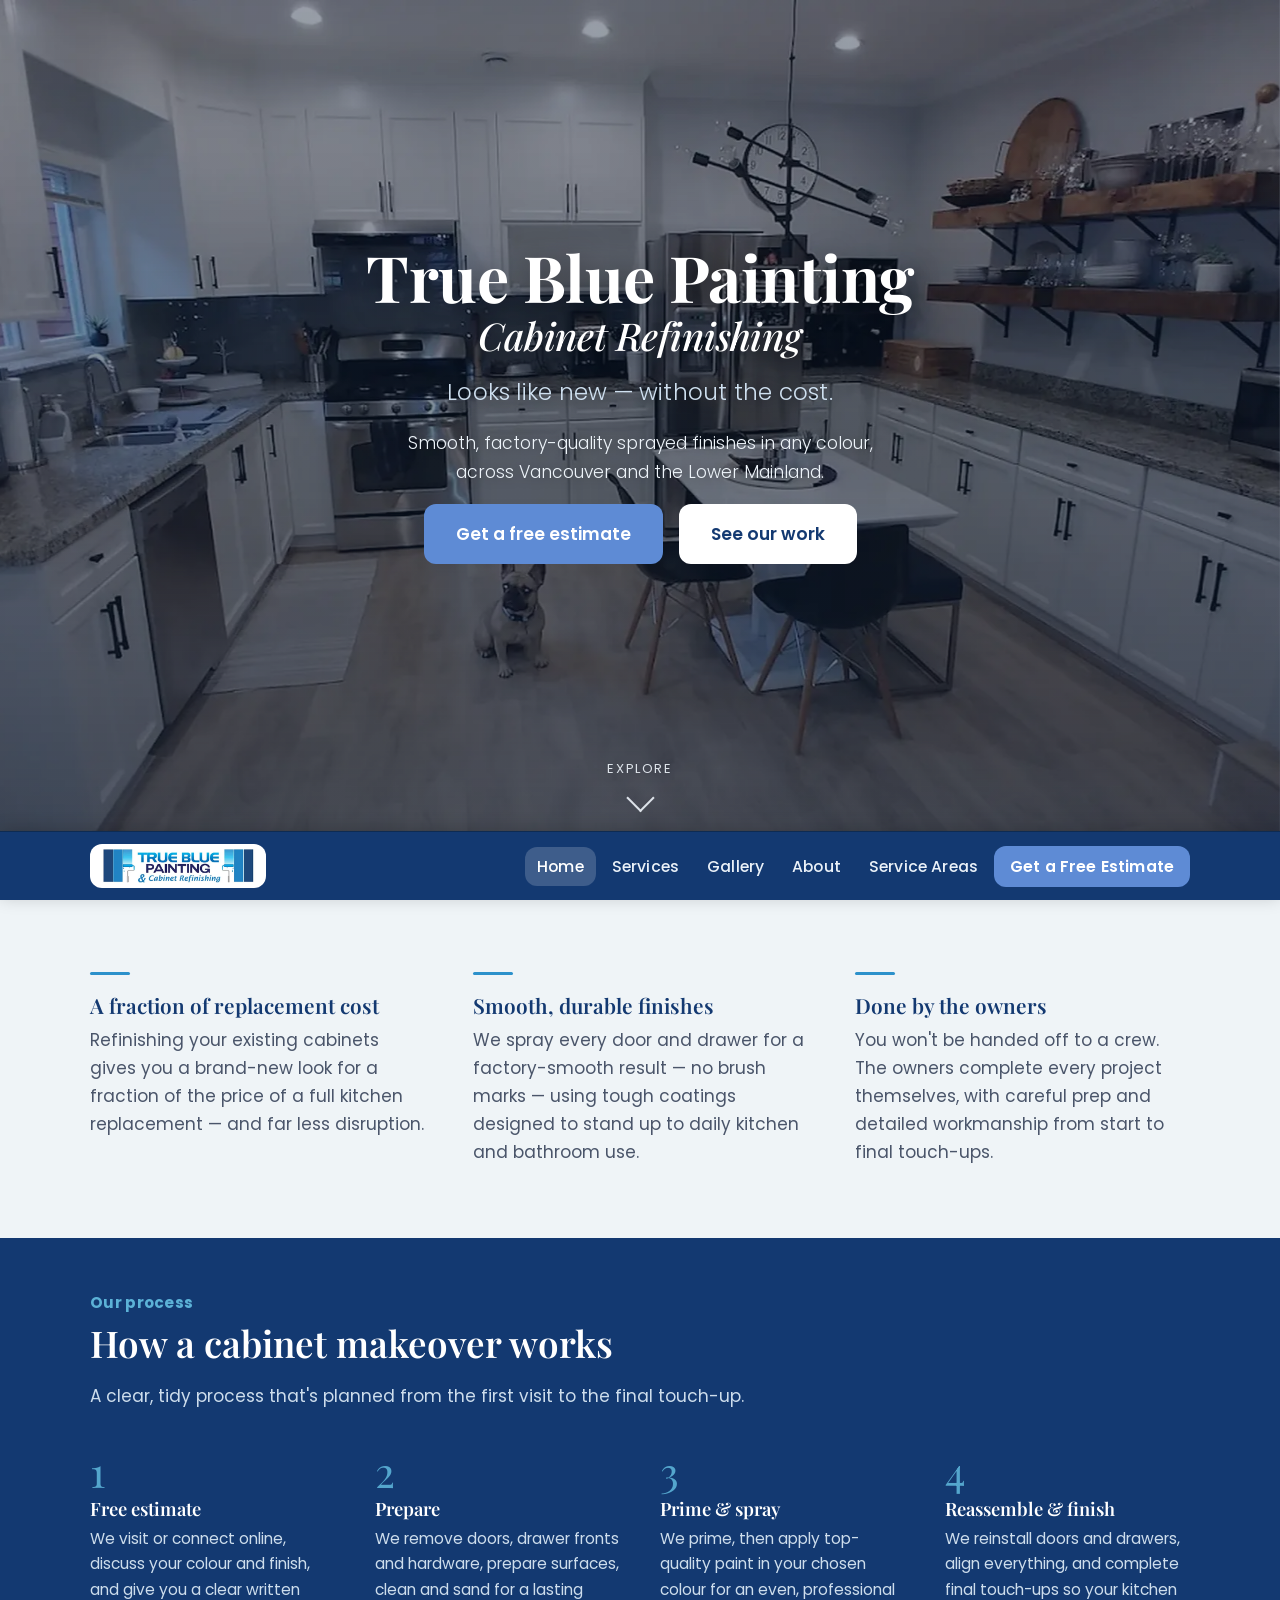
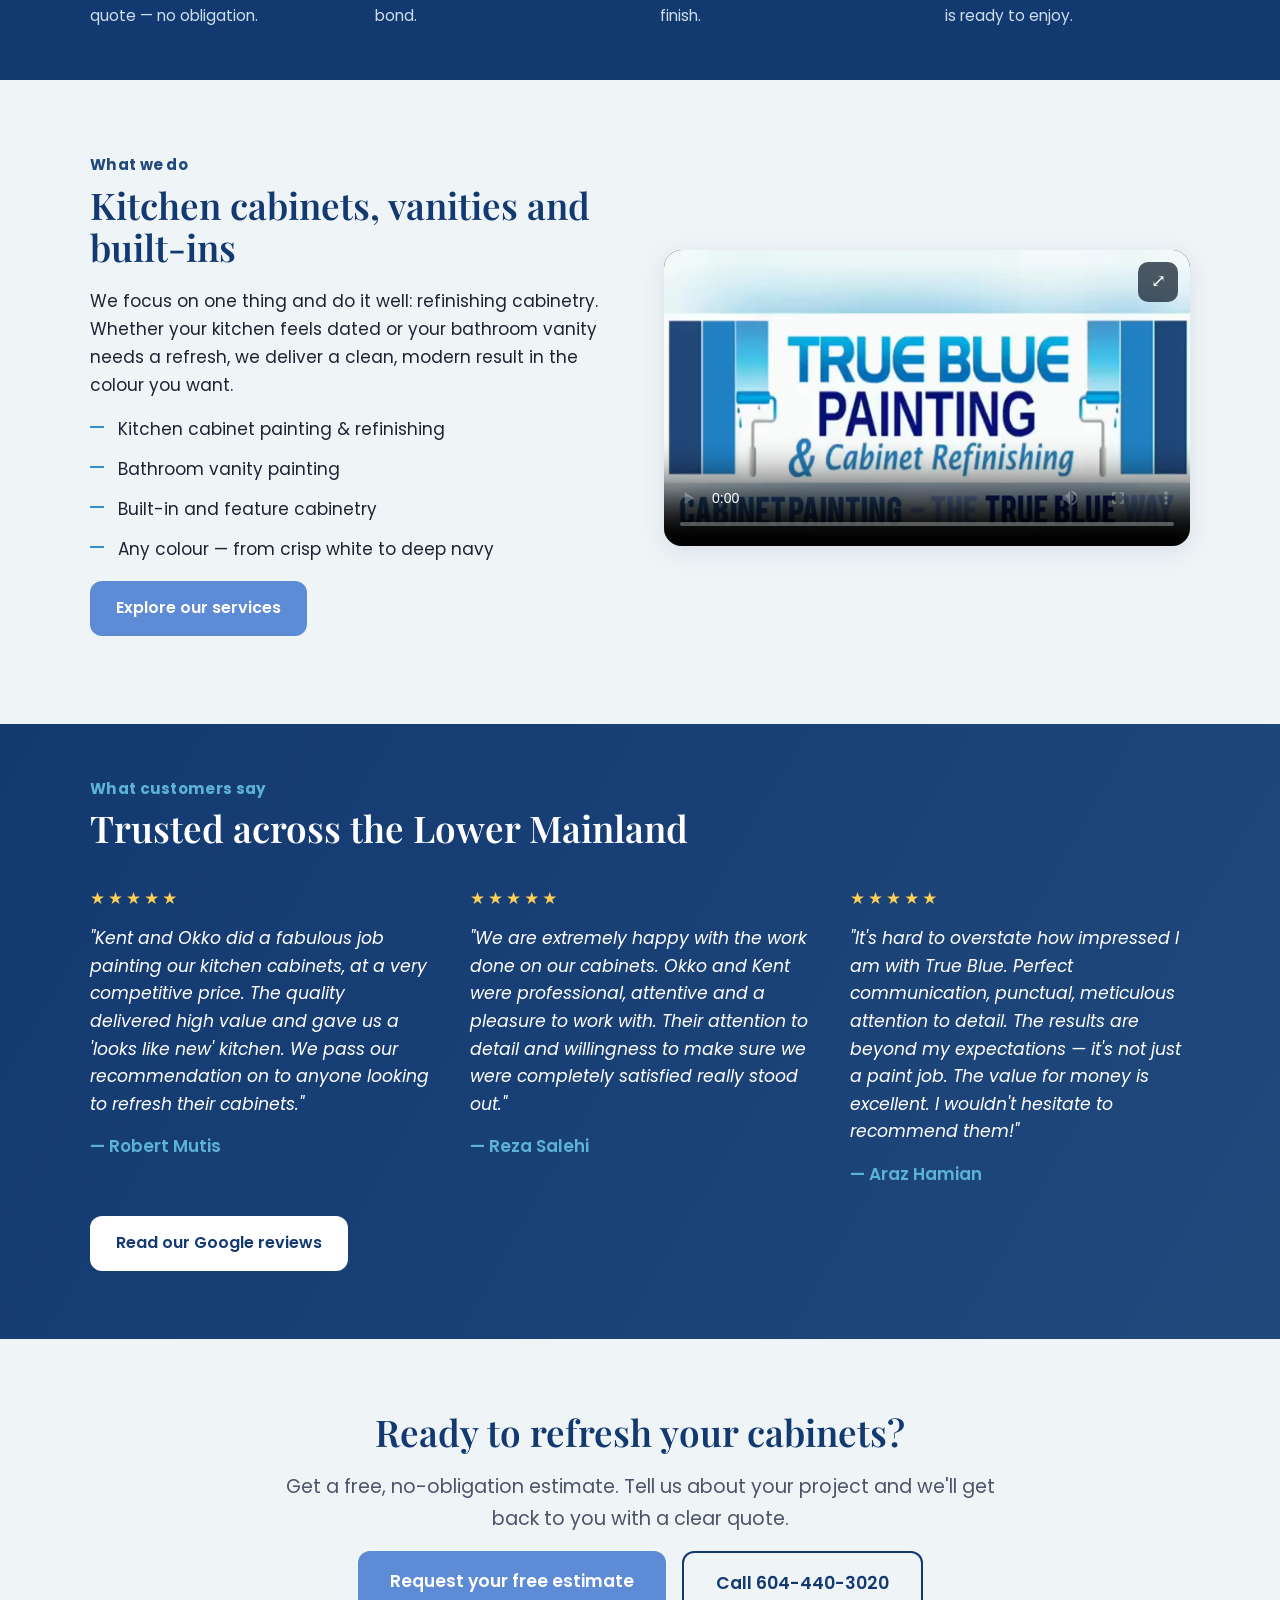
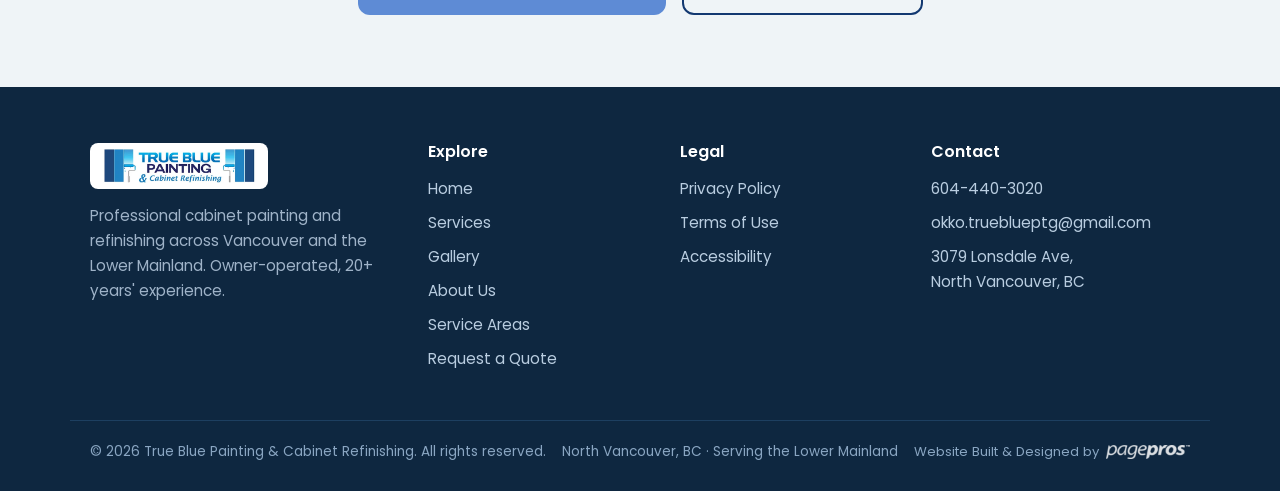
<file: index.html>
<!DOCTYPE html>
<html lang="en">
<head>
<meta charset="UTF-8">
<meta name="viewport" content="width=device-width, initial-scale=1, viewport-fit=cover">
<meta name="theme-color" content="#0e2740">
<title>Cabinet Painting & Refinishing in Vancouver | True Blue Painting</title>
<meta name="description" content="True Blue Painting provides professional cabinet painting and refinishing across Vancouver, Burnaby, the North Shore and the Lower Mainland. Smooth sprayed finishes, any colour, 3-year warranty. Free estimates — call 604-440-3020.">
<link rel="canonical" href="https://truebluepainting.com/">
<meta property="og:title" content="Cabinet Painting & Refinishing in Vancouver | True Blue Painting">
<meta property="og:description" content="Transform kitchen cabinets and bathroom vanities with durable sprayed finishes in any colour. Owner-operated, 20+ years experience, 3-year warranty.">
<meta property="og:type" content="website">
<meta property="og:url" content="https://truebluepainting.com/">
<meta property="og:image" content="https://truebluepainting.com/assets/img/hero.webp">
<meta name="robots" content="index,follow">
<link rel="icon" type="image/png" sizes="48x48" href="assets/favicon-48.png">
<link rel="icon" type="image/png" sizes="512x512" href="assets/favicon-512.png">
<link rel="apple-touch-icon" href="assets/apple-touch-icon.png">
<link rel="preconnect" href="https://fonts.googleapis.com"><link rel="preconnect" href="https://fonts.gstatic.com" crossorigin>
<link href="https://fonts.googleapis.com/css2?family=Playfair+Display:wght@500;600;700&family=Poppins:wght@300;400;500;600;700&display=swap" rel="stylesheet">
<link rel="stylesheet" href="assets/style.css?v=1794599204">
<script type="application/ld+json">
{
  "@context":"https://schema.org",
  "@type":"HomeAndConstructionBusiness",
  "@id":"https://truebluepainting.com/#business",
  "name":"True Blue Painting & Cabinet Refinishing",
  "image":"https://truebluepainting.com/assets/img/hero.webp",
  "url":"https://truebluepainting.com/",
  "telephone":"+1-604-440-3020",
  "email":"okko.trueblueptg@gmail.com",
  "priceRange":"$$",
  "address":{"@type":"PostalAddress","streetAddress":"3079 Lonsdale Ave","addressLocality":"North Vancouver","addressRegion":"BC","addressCountry":"CA"},
  "areaServed":["Vancouver","Burnaby","North Vancouver","West Vancouver","Richmond","Surrey","Coquitlam","Port Coquitlam","Port Moody","New Westminster","Delta","Langley","Maple Ridge","Pitt Meadows","Abbotsford","Squamish","Lions Bay"],
  "description":"Cabinet painting and cabinet refinishing across Vancouver and the Lower Mainland. Smooth sprayed finishes in any colour with a 3-year warranty.",
  "founder":"Okko Eskes",
  "slogan":"Beautiful cabinets without the cost of replacement."
}
</script>
</head>
<body class="has-hero">
<a class="skip" href="#main">Skip to main content</a>

<!-- HEADER -->
<header class="site-header">
  <nav class="nav" aria-label="Primary">
    <a class="brand" href="index.html"><img class="logo" src="assets/img/logo-full.webp" alt="True Blue Painting and Cabinet Refinishing"></a>
    <button class="nav-toggle" aria-expanded="false" aria-controls="nav-links" aria-label="Open menu">
      <span></span><span></span><span></span>
    </button>
    <ul class="nav-links" id="nav-links">
      <li><a href="index.html" aria-current="page">Home</a></li>
      <li><a href="services.html">Services</a></li>
      <li><a href="gallery.html">Gallery</a></li>
      <li><a href="about.html">About</a></li>
      <li><a href="service-areas.html">Service Areas</a></li>
      <li><a class="nav-cta" href="quote.html">Get a Free Estimate</a></li>
    </ul>
  </nav>
</header>

<main id="main" tabindex="-1">

<!-- HERO -->
<section class="hero">
  <div class="hero-bg">
    <img src="assets/img/hero-main.webp" alt="A bright white kitchen refinished by True Blue Painting, with granite counters and open wood shelving" fetchpriority="high" decoding="async" width="2400" height="1200">
  </div>
  <div class="hero-inner">
    <h1 class="hero-brand reveal" style="--d:0s">
      <span class="brand-name">True Blue Painting</span>
      <span class="brand-sub">Cabinet Refinishing</span>
    </h1>
    <p class="hero-tagline reveal" style="--d:.16s">Looks like new — without the cost.</p>
    <p class="lead reveal" style="--d:.3s">Smooth, factory-quality sprayed finishes in any colour, across Vancouver and the Lower Mainland.</p>
    <div class="hero-ctas reveal" style="--d:.44s">
      <a class="btn btn-lg" href="quote.html">Get a free estimate</a>
      <a class="btn btn-lg btn-light" href="gallery.html">See our work</a>
    </div>
  </div>
  <a class="hero-scroll" href="#intro" aria-label="Scroll down to learn more">
    <span>Explore</span>
    <span class="chev" aria-hidden="true"></span>
  </a>
</section>

<!-- VALUE PROPS -->
<section id="intro">
  <div class="wrap">
    <div class="features">
      <div class="feature fade-in">
        <h3>A fraction of replacement cost</h3>
        <p>Refinishing your existing cabinets gives you a brand-new look for a fraction of the price of a full kitchen replacement — and far less disruption.</p>
      </div>
      <div class="feature fade-in d1">
        <h3>Smooth, durable finishes</h3>
        <p>We spray every door and drawer for a factory-smooth result — no brush marks — using tough coatings designed to stand up to daily kitchen and bathroom use.</p>
      </div>
      <div class="feature fade-in d2">
        <h3>Done by the owners</h3>
        <p>You won't be handed off to a crew. The owners complete every project themselves, with careful prep and detailed workmanship from start to final touch-ups.</p>
      </div>
    </div>
  </div>
</section>

<!-- PROCESS (real sequence -> numbered) -->
<section class="band section-tight">
  <div class="wrap">
    <p class="eyebrow" style="color:var(--wood)">Our process</p>
    <h2>How a cabinet makeover works</h2>
    <p style="max-width:62ch">A clear, tidy process that's planned from the first visit to the final touch-up.</p>
    <div class="flow">
      <div class="flow-step fade-in"><span class="n">1</span><h3>Free estimate</h3><p>We visit or connect online, discuss your colour and finish, and give you a clear written quote — no obligation.</p></div>
      <div class="flow-step fade-in d1"><span class="n">2</span><h3>Prepare</h3><p>We remove doors, drawer fronts and hardware, prepare surfaces, clean and sand for a lasting bond.</p></div>
      <div class="flow-step fade-in d2"><span class="n">3</span><h3>Prime &amp; spray</h3><p>We prime, then apply top-quality paint in your chosen colour for an even, professional finish.</p></div>
      <div class="flow-step fade-in d3"><span class="n">4</span><h3>Reassemble &amp; finish</h3><p>We reinstall doors and drawers, align everything, and complete final touch-ups so your kitchen is ready to enjoy.</p></div>
    </div>
  </div>
</section>

<!-- WHAT WE DO -->
<section>
  <div class="wrap two-col">
    <div>
      <p class="eyebrow">What we do</p>
      <h2>Kitchen cabinets, vanities and built-ins</h2>
      <p>We focus on one thing and do it well: refinishing cabinetry. Whether your kitchen feels dated or your bathroom vanity needs a refresh, we deliver a clean, modern result in the colour you want.</p>
      <ul class="checklist">
        <li>Kitchen cabinet painting &amp; refinishing</li>
        <li>Bathroom vanity painting</li>
        <li>Built-in and feature cabinetry</li>
        <li>Any colour — from crisp white to deep navy</li>
      </ul>
      <p style="margin-top:18px"><a class="btn" href="services.html">Explore our services</a></p>
    </div>
    <div>
      <video controls preload="metadata" playsinline poster="assets/vid/showcase-poster.webp"
             style="width:100%;border-radius:var(--radius);box-shadow:var(--shadow);background:#000;aspect-ratio:16/9"
             aria-label="Video showcasing True Blue Painting's cabinet refinishing work">
        <source src="assets/vid/showcase.mp4" type="video/mp4">
        Your browser doesn't support embedded video. <a href="assets/vid/showcase.mp4">Download the video</a> instead.
      </video>
    </div>
  </div>
</section>

<!-- REVIEWS -->
<section class="band band-wood section-tight">
  <div class="wrap">
    <p class="eyebrow" style="color:var(--wood)">What customers say</p>
    <h2>Trusted across the Lower Mainland</h2>
    <div class="quotes">
      <div class="quote fade-in">
        <div class="stars" aria-label="5 out of 5 stars">★★★★★</div>
        <p>"Kent and Okko did a fabulous job painting our kitchen cabinets, at a very competitive price. The quality delivered high value and gave us a 'looks like new' kitchen. We pass our recommendation on to anyone looking to refresh their cabinets."</p>
        <cite>— Robert Mutis</cite>
      </div>
      <div class="quote fade-in d1">
        <div class="stars" aria-label="5 out of 5 stars">★★★★★</div>
        <p>"We are extremely happy with the work done on our cabinets. Okko and Kent were professional, attentive and a pleasure to work with. Their attention to detail and willingness to make sure we were completely satisfied really stood out."</p>
        <cite>— Reza Salehi</cite>
      </div>
      <div class="quote fade-in d2">
        <div class="stars" aria-label="5 out of 5 stars">★★★★★</div>
        <p>"It's hard to overstate how impressed I am with True Blue. Perfect communication, punctual, meticulous attention to detail. The results are beyond my expectations — it's not just a paint job. The value for money is excellent. I wouldn't hesitate to recommend them!"</p>
        <cite>— Araz Hamian</cite>
      </div>
    </div>
    <p style="margin-top:28px"><a class="btn btn-light" href="https://share.google/3pnIwLA3FmVtyVYfr" target="_blank" rel="noopener">Read our Google reviews</a></p>
  </div>
</section>

<!-- CTA -->
<section>
  <div class="wrap center">
    <h2>Ready to refresh your cabinets?</h2>
    <p class="lead center">Get a free, no-obligation estimate. Tell us about your project and we'll get back to you with a clear quote.</p>
    <div class="hero-ctas" style="justify-content:center">
      <a class="btn btn-lg" href="quote.html">Request your free estimate</a>
      <a class="btn btn-lg btn-ghost" href="tel:+16044403020">Call 604-440-3020</a>
    </div>
  </div>
</section>

</main>

<!-- FOOTER -->
<footer class="site-footer">
  <div class="wrap footer-grid">
    <div>
      <a class="brand" href="index.html" style="color:#fff"><img class="logo" src="assets/img/logo-full.webp" alt="True Blue Painting and Cabinet Refinishing" style="height:46px;width:auto;background:#fff;padding:6px 10px;border-radius:8px"></a>
      <p style="margin-top:14px;color:#9fb3c8">Professional cabinet painting and refinishing across Vancouver and the Lower Mainland. Owner-operated, 20+ years' experience.</p>
    </div>
    <div>
      <h4>Explore</h4>
      <ul>
        <li><a href="index.html">Home</a></li>
        <li><a href="services.html">Services</a></li>
        <li><a href="gallery.html">Gallery</a></li>
        <li><a href="about.html">About Us</a></li>
        <li><a href="service-areas.html">Service Areas</a></li>
        <li><a href="quote.html">Request a Quote</a></li>
      </ul>
    </div>
    <div>
      <h4>Legal</h4>
      <ul>
        <li><a href="privacy-policy.html">Privacy Policy</a></li>
        <li><a href="terms-of-use.html">Terms of Use</a></li>
        <li><a href="accessibility.html">Accessibility</a></li>
      </ul>
    </div>
    <div>
      <h4>Contact</h4>
      <ul>
        <li><a href="tel:+16044403020">604-440-3020</a></li>
        <li><a href="mailto:okko.trueblueptg@gmail.com">okko.trueblueptg@gmail.com</a></li>
        <li>3079 Lonsdale Ave,<br>North Vancouver, BC</li>
      </ul>
    </div>
  </div>
  <div class="wrap footer-bottom">
    <span>© <span id="year">2025</span> True Blue Painting &amp; Cabinet Refinishing. All rights reserved.</span>
    <span>North Vancouver, BC · Serving the Lower Mainland</span>
    <a class="pagepros-credit" href="https://pagepros.io/" target="_blank" rel="noopener">Website Built &amp; Designed by <img src="assets/img/pagepros-logo.png" alt="Page Pros"></a>
  </div>
</footer>

<script>document.getElementById('year').textContent=new Date().getFullYear();</script>
<!-- Lightbox -->
<div class="lightbox" id="lightbox" role="dialog" aria-modal="true" aria-label="Enlarged view">
  <div class="lightbox-inner">
    <button class="lightbox-close" id="lightbox-close" aria-label="Close">&times;</button>
    <button class="lightbox-nav lightbox-prev" id="lightbox-prev" aria-label="Previous">&#8249;</button>
    <button class="lightbox-nav lightbox-next" id="lightbox-next" aria-label="Next">&#8250;</button>
    <div class="lightbox-stage" id="lightbox-stage"></div>
    <p class="lightbox-cap" id="lightbox-cap"></p>
  </div>
</div>
<script src="assets/script.js?v=1794599204"></script>
</body>
</html>
</file>
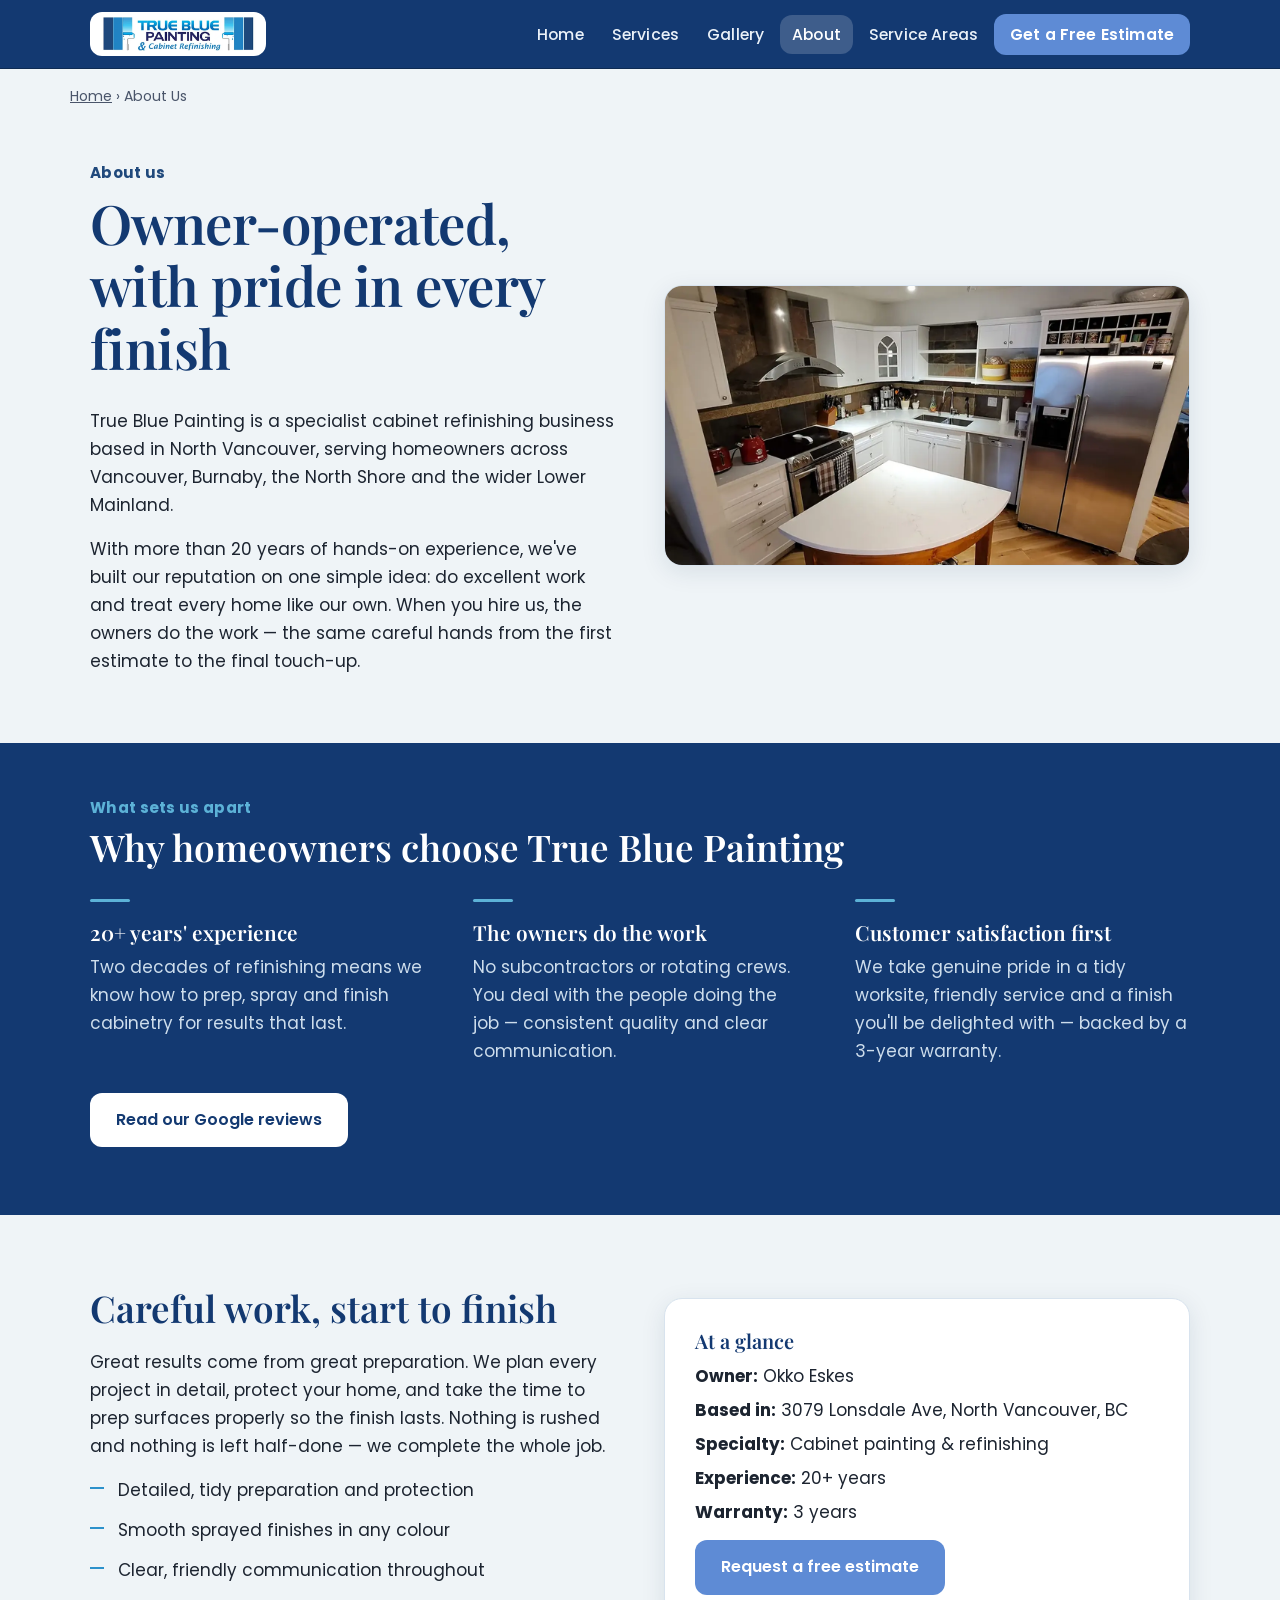
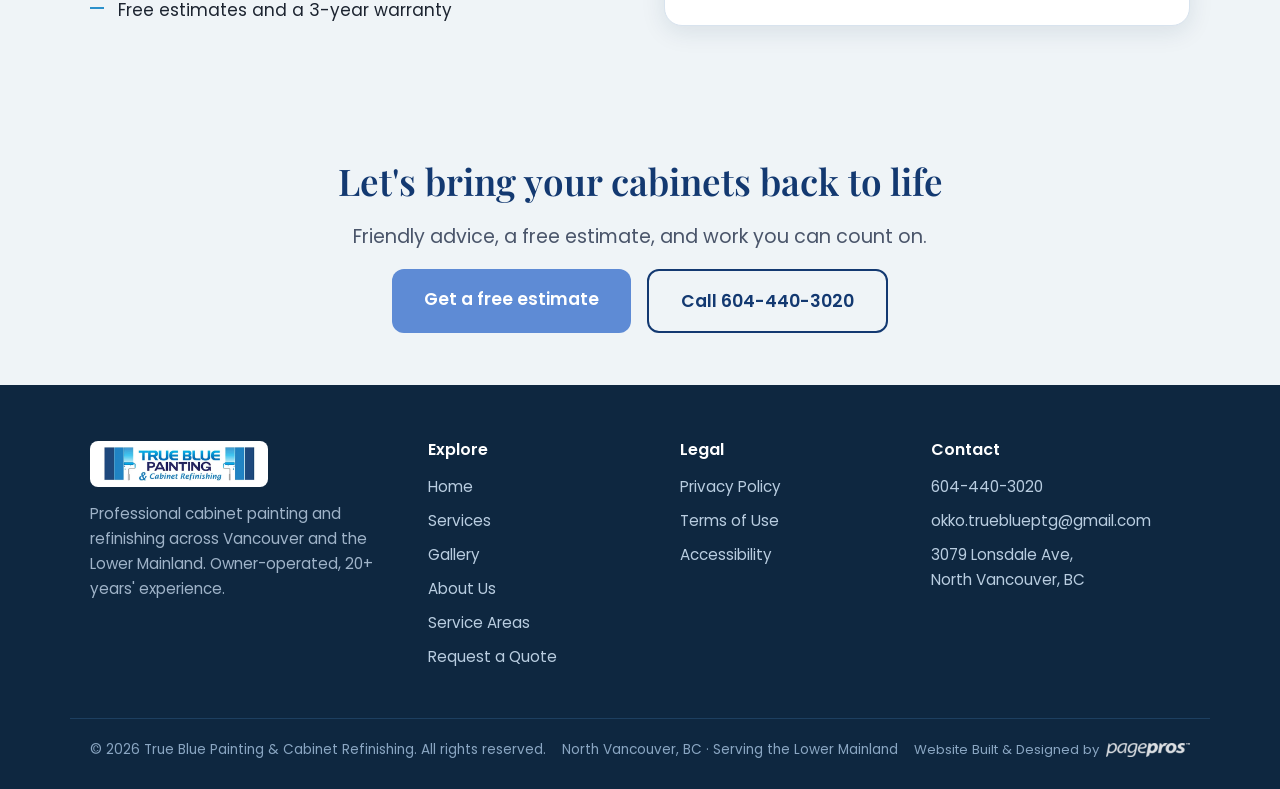
<file: about.html>
<!DOCTYPE html>
<html lang="en">
<head>
<meta charset="UTF-8">
<meta name="viewport" content="width=device-width, initial-scale=1, viewport-fit=cover">
<meta name="theme-color" content="#0e2740">
<title>About True Blue Painting | Cabinet Refinishing in North Vancouver</title>
<meta name="description" content="Meet True Blue Painting — an owner-operated cabinet refinishing business with 20+ years of experience, serving Vancouver and the Lower Mainland. Careful prep, detailed workmanship, 3-year warranty.">
<link rel="canonical" href="https://truebluepainting.com/about.html">
<meta name="robots" content="index,follow">
<link rel="icon" type="image/png" sizes="48x48" href="assets/favicon-48.png">
<link rel="icon" type="image/png" sizes="512x512" href="assets/favicon-512.png">
<link rel="apple-touch-icon" href="assets/apple-touch-icon.png">
<link rel="preconnect" href="https://fonts.googleapis.com"><link rel="preconnect" href="https://fonts.gstatic.com" crossorigin>
<link href="https://fonts.googleapis.com/css2?family=Playfair+Display:wght@500;600;700&family=Poppins:wght@300;400;500;600;700&display=swap" rel="stylesheet">
<link rel="stylesheet" href="assets/style.css?v=1794599204">
</head>
<body>
<a class="skip" href="#main">Skip to main content</a>
<header class="site-header">
  <nav class="nav" aria-label="Primary">
    <a class="brand" href="index.html"><img class="logo" src="assets/img/logo-full.webp" alt="True Blue Painting and Cabinet Refinishing"></a>
    <button class="nav-toggle" aria-expanded="false" aria-controls="nav-links" aria-label="Open menu"><span></span><span></span><span></span></button>
    <ul class="nav-links" id="nav-links">
      <li><a href="index.html">Home</a></li>
      <li><a href="services.html">Services</a></li>
      <li><a href="gallery.html">Gallery</a></li>
      <li><a href="about.html" aria-current="page">About</a></li>
      <li><a href="service-areas.html">Service Areas</a></li>
      <li><a class="nav-cta" href="quote.html">Get a Free Estimate</a></li>
    </ul>
  </nav>
</header>
<main id="main" tabindex="-1">
<div class="wrap breadcrumb"><a href="index.html">Home</a> › About Us</div>

<section class="section-tight">
  <div class="wrap two-col">
    <div>
      <p class="eyebrow">About us</p>
      <h1>Owner-operated, with pride in every finish</h1>
      <p>True Blue Painting is a specialist cabinet refinishing business based in North Vancouver, serving homeowners across Vancouver, Burnaby, the North Shore and the wider Lower Mainland.</p>
      <p>With more than 20 years of hands-on experience, we've built our reputation on one simple idea: do excellent work and treat every home like our own. When you hire us, the owners do the work — the same careful hands from the first estimate to the final touch-up.</p>
    </div>
    <div>
      <img src="assets/img/about-main.webp" alt="A white kitchen with quartz counters and slate backsplash refinished by True Blue Painting" style="border-radius:var(--radius);border:1px solid var(--border);box-shadow:var(--shadow)">
    </div>
  </div>
</section>

<section class="band section-tight">
  <div class="wrap">
    <p class="eyebrow" style="color:var(--wood)">What sets us apart</p>
    <h2>Why homeowners choose True Blue Painting</h2>
    <div class="features" style="margin-top:30px">
      <div class="feature fade-in"><h3>20+ years' experience</h3><p>Two decades of refinishing means we know how to prep, spray and finish cabinetry for results that last.</p></div>
      <div class="feature fade-in d1"><h3>The owners do the work</h3><p>No subcontractors or rotating crews. You deal with the people doing the job — consistent quality and clear communication.</p></div>
      <div class="feature fade-in d2"><h3>Customer satisfaction first</h3><p>We take genuine pride in a tidy worksite, friendly service and a finish you'll be delighted with — backed by a 3-year warranty.</p></div>
    </div>
    <p style="margin-top:28px"><a class="btn btn-light" href="https://share.google/3pnIwLA3FmVtyVYfr" target="_blank" rel="noopener">Read our Google reviews</a></p>
  </div>
</section>

<section>
  <div class="wrap two-col">
    <div>
      <h2>Careful work, start to finish</h2>
      <p>Great results come from great preparation. We plan every project in detail, protect your home, and take the time to prep surfaces properly so the finish lasts. Nothing is rushed and nothing is left half-done — we complete the whole job.</p>
      <ul class="checklist">
        <li>Detailed, tidy preparation and protection</li>
        <li>Smooth sprayed finishes in any colour</li>
        <li>Clear, friendly communication throughout</li>
        <li>Free estimates and a 3-year warranty</li>
      </ul>
    </div>
    <div>
      <div class="form" style="box-shadow:var(--shadow)">
        <h3 style="margin-top:0">At a glance</h3>
        <p style="margin:0 0 6px"><strong>Owner:</strong> Okko Eskes</p>
        <p style="margin:0 0 6px"><strong>Based in:</strong> 3079 Lonsdale Ave, North Vancouver, BC</p>
        <p style="margin:0 0 6px"><strong>Specialty:</strong> Cabinet painting &amp; refinishing</p>
        <p style="margin:0 0 6px"><strong>Experience:</strong> 20+ years</p>
        <p style="margin:0 0 14px"><strong>Warranty:</strong> 3 years</p>
        <a class="btn" href="quote.html">Request a free estimate</a>
      </div>
    </div>
  </div>
</section>

<section class="center section-tight">
  <div class="wrap">
    <h2>Let's bring your cabinets back to life</h2>
    <p class="lead center">Friendly advice, a free estimate, and work you can count on.</p>
    <div class="hero-ctas" style="justify-content:center">
      <a class="btn btn-lg" href="quote.html">Get a free estimate</a>
      <a class="btn btn-lg btn-ghost" href="tel:+16044403020">Call 604-440-3020</a>
    </div>
  </div>
</section>
</main>

<footer class="site-footer">
  <div class="wrap footer-grid">
    <div>
      <a class="brand" href="index.html" style="color:#fff"><img class="logo" src="assets/img/logo-full.webp" alt="True Blue Painting and Cabinet Refinishing" style="height:46px;width:auto;background:#fff;padding:6px 10px;border-radius:8px"></a>
      <p style="margin-top:14px;color:#9fb3c8">Professional cabinet painting and refinishing across Vancouver and the Lower Mainland. Owner-operated, 20+ years' experience.</p>
    </div>
    <div><h4>Explore</h4><ul><li><a href="index.html">Home</a></li><li><a href="services.html">Services</a></li><li><a href="gallery.html">Gallery</a></li><li><a href="about.html">About Us</a></li><li><a href="service-areas.html">Service Areas</a></li><li><a href="quote.html">Request a Quote</a></li></ul></div>
    <div><h4>Legal</h4><ul><li><a href="privacy-policy.html">Privacy Policy</a></li><li><a href="terms-of-use.html">Terms of Use</a></li><li><a href="accessibility.html">Accessibility</a></li></ul></div>
    <div><h4>Contact</h4><ul><li><a href="tel:+16044403020">604-440-3020</a></li><li><a href="mailto:okko.trueblueptg@gmail.com">okko.trueblueptg@gmail.com</a></li><li>3079 Lonsdale Ave,<br>North Vancouver, BC</li></ul></div>
  </div>
  <div class="wrap footer-bottom"><span>© <span id="year">2025</span> True Blue Painting &amp; Cabinet Refinishing. All rights reserved.</span><span>North Vancouver, BC · Serving the Lower Mainland</span><a class="pagepros-credit" href="https://pagepros.io/" target="_blank" rel="noopener">Website Built &amp; Designed by <img src="assets/img/pagepros-logo.png" alt="Page Pros"></a></div>
</footer>
<script>document.getElementById('year').textContent=new Date().getFullYear();</script>
<script src="assets/script.js?v=1794599204"></script>
</body>
</html>
</file>
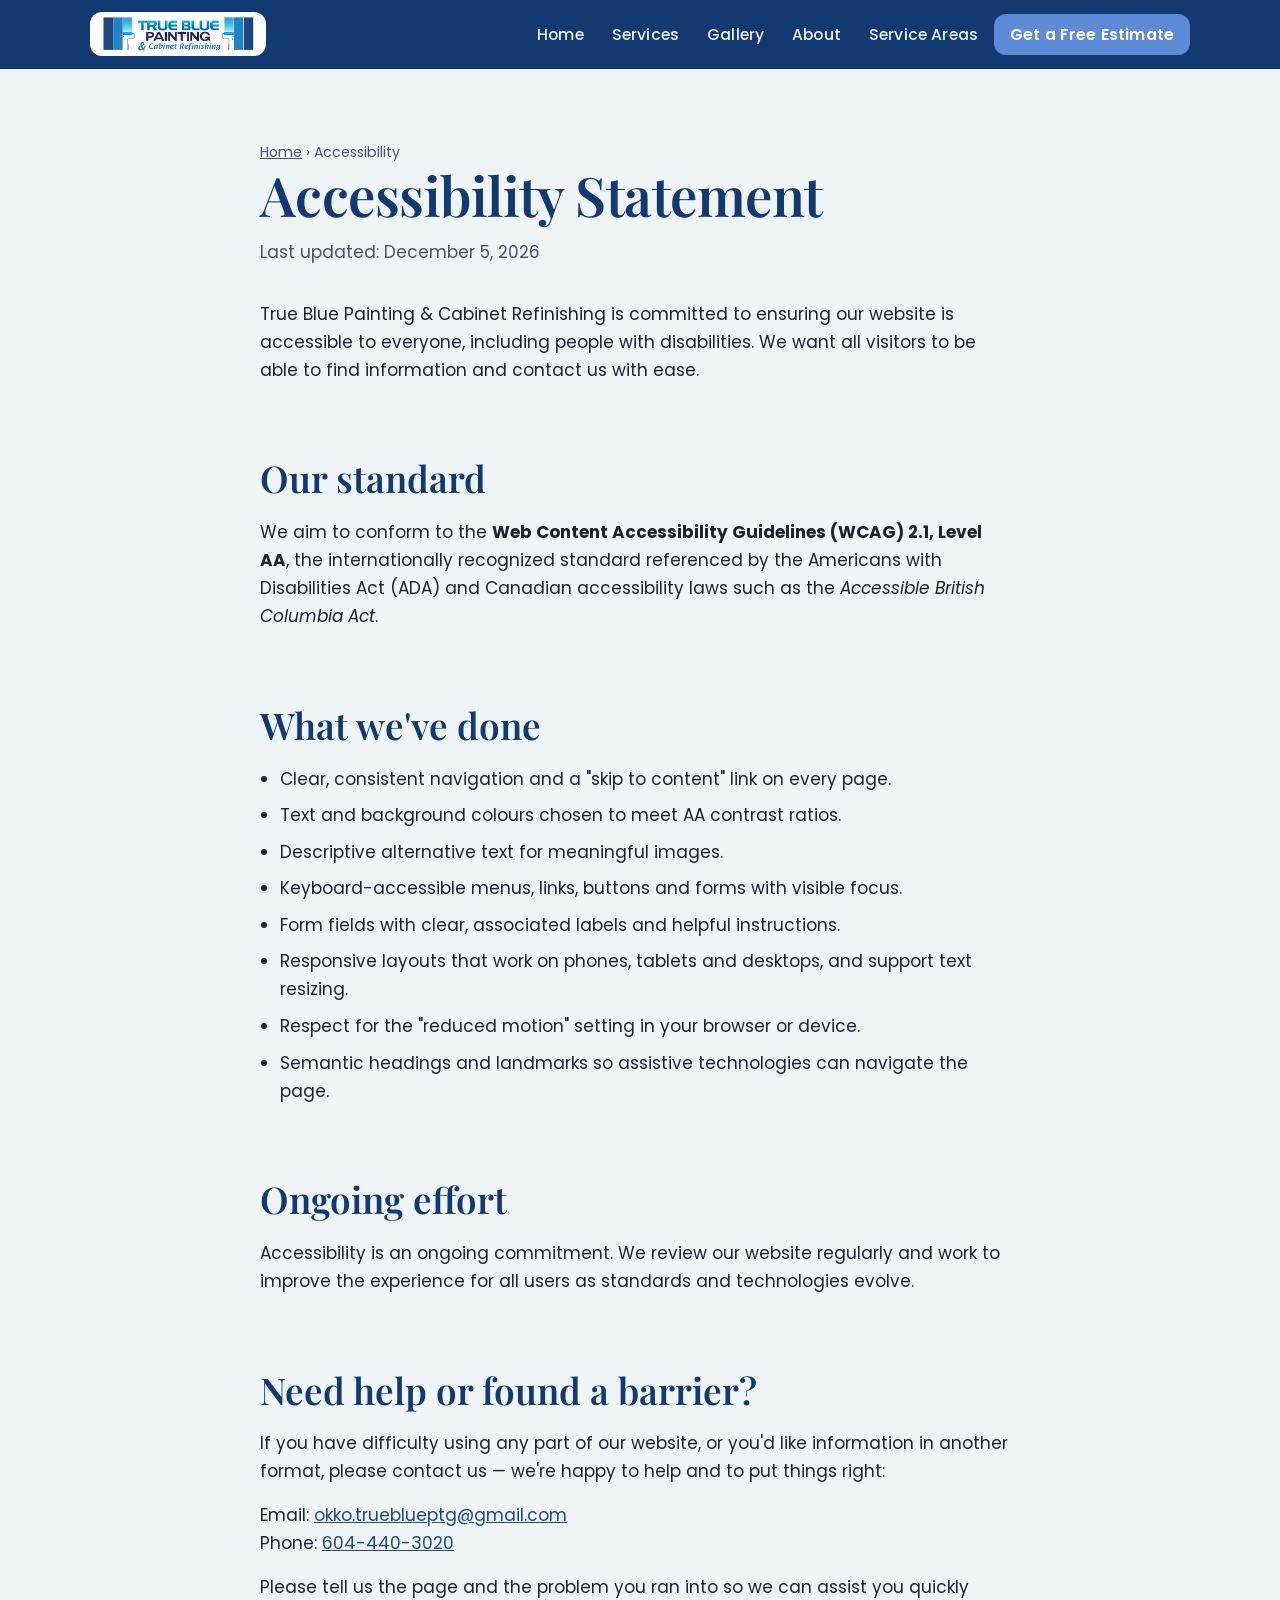
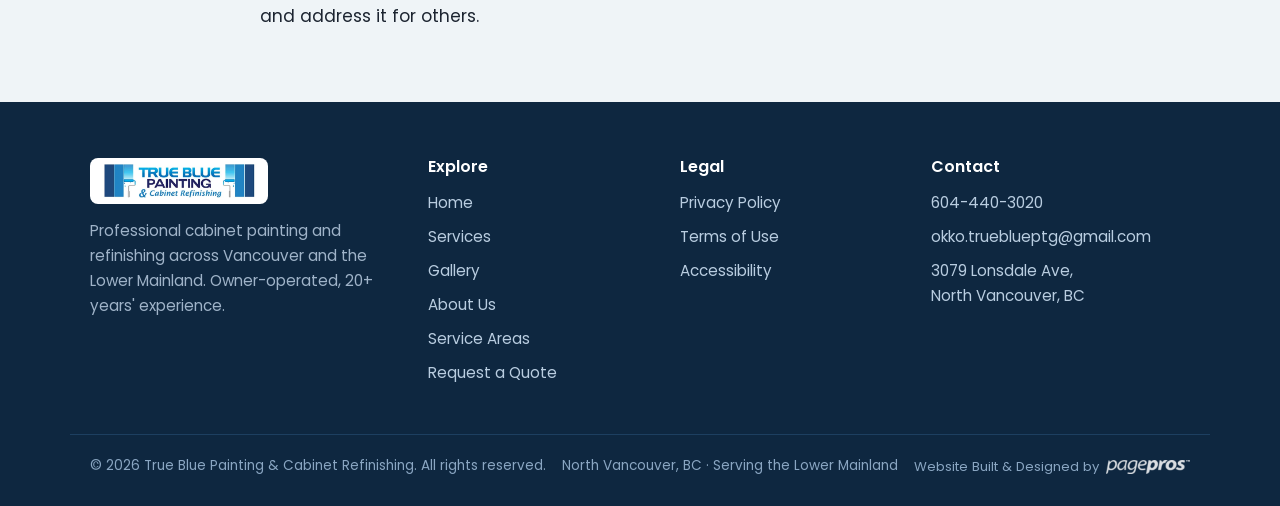
<file: accessibility.html>
<!DOCTYPE html>
<html lang="en">
<head>
<meta charset="UTF-8">
<meta name="viewport" content="width=device-width, initial-scale=1, viewport-fit=cover">
<meta name="theme-color" content="#0e2740">
<title>Accessibility Statement | True Blue Painting</title>
<meta name="description" content="True Blue Painting is committed to making its website accessible to everyone, following WCAG 2.1 AA guidelines.">
<link rel="canonical" href="https://truebluepainting.com/accessibility.html">
<meta name="robots" content="index,follow">
<link rel="icon" type="image/png" sizes="48x48" href="assets/favicon-48.png">
<link rel="icon" type="image/png" sizes="512x512" href="assets/favicon-512.png">
<link rel="apple-touch-icon" href="assets/apple-touch-icon.png">
<link rel="preconnect" href="https://fonts.googleapis.com"><link rel="preconnect" href="https://fonts.gstatic.com" crossorigin>
<link href="https://fonts.googleapis.com/css2?family=Playfair+Display:wght@500;600;700&family=Poppins:wght@300;400;500;600;700&display=swap" rel="stylesheet">
<link rel="stylesheet" href="assets/style.css?v=1794599204">
</head>
<body>
<a class="skip" href="#main">Skip to main content</a>
<header class="site-header">
  <nav class="nav" aria-label="Primary">
    <a class="brand" href="index.html"><img class="logo" src="assets/img/logo-full.webp" alt="True Blue Painting and Cabinet Refinishing"></a>
    <button class="nav-toggle" aria-expanded="false" aria-controls="nav-links" aria-label="Open menu"><span></span><span></span><span></span></button>
    <ul class="nav-links" id="nav-links">
      <li><a href="index.html">Home</a></li>
      <li><a href="services.html">Services</a></li>
      <li><a href="gallery.html">Gallery</a></li>
      <li><a href="about.html">About</a></li>
      <li><a href="service-areas.html">Service Areas</a></li>
      <li><a class="nav-cta" href="quote.html">Get a Free Estimate</a></li>
    </ul>
  </nav>
</header>
<main id="main" tabindex="-1">
<article class="legal">
  <div class="breadcrumb"><a href="index.html">Home</a> › Accessibility</div>
  <h1>Accessibility Statement</h1>
  <p class="updated">Last updated: <span id="updated"></span></p>

  <p>True Blue Painting &amp; Cabinet Refinishing is committed to ensuring our website is accessible to everyone, including people with disabilities. We want all visitors to be able to find information and contact us with ease.</p>

  <h2>Our standard</h2>
  <p>We aim to conform to the <strong>Web Content Accessibility Guidelines (WCAG) 2.1, Level AA</strong>, the internationally recognized standard referenced by the Americans with Disabilities Act (ADA) and Canadian accessibility laws such as the <em>Accessible British Columbia Act</em>.</p>

  <h2>What we've done</h2>
  <ul>
    <li>Clear, consistent navigation and a "skip to content" link on every page.</li>
    <li>Text and background colours chosen to meet AA contrast ratios.</li>
    <li>Descriptive alternative text for meaningful images.</li>
    <li>Keyboard-accessible menus, links, buttons and forms with visible focus.</li>
    <li>Form fields with clear, associated labels and helpful instructions.</li>
    <li>Responsive layouts that work on phones, tablets and desktops, and support text resizing.</li>
    <li>Respect for the "reduced motion" setting in your browser or device.</li>
    <li>Semantic headings and landmarks so assistive technologies can navigate the page.</li>
  </ul>

  <h2>Ongoing effort</h2>
  <p>Accessibility is an ongoing commitment. We review our website regularly and work to improve the experience for all users as standards and technologies evolve.</p>

  <h2>Need help or found a barrier?</h2>
  <p>If you have difficulty using any part of our website, or you'd like information in another format, please contact us — we're happy to help and to put things right:</p>
  <p>
    Email: <a href="mailto:okko.trueblueptg@gmail.com">okko.trueblueptg@gmail.com</a><br>
    Phone: <a href="tel:+16044403020">604-440-3020</a>
  </p>
  <p>Please tell us the page and the problem you ran into so we can assist you quickly and address it for others.</p>
</article>
</main>

<footer class="site-footer">
  <div class="wrap footer-grid">
    <div>
      <a class="brand" href="index.html" style="color:#fff"><img class="logo" src="assets/img/logo-full.webp" alt="True Blue Painting and Cabinet Refinishing" style="height:46px;width:auto;background:#fff;padding:6px 10px;border-radius:8px"></a>
      <p style="margin-top:14px;color:#9fb3c8">Professional cabinet painting and refinishing across Vancouver and the Lower Mainland. Owner-operated, 20+ years' experience.</p>
    </div>
    <div><h4>Explore</h4><ul><li><a href="index.html">Home</a></li><li><a href="services.html">Services</a></li><li><a href="gallery.html">Gallery</a></li><li><a href="about.html">About Us</a></li><li><a href="service-areas.html">Service Areas</a></li><li><a href="quote.html">Request a Quote</a></li></ul></div>
    <div><h4>Legal</h4><ul><li><a href="privacy-policy.html">Privacy Policy</a></li><li><a href="terms-of-use.html">Terms of Use</a></li><li><a href="accessibility.html">Accessibility</a></li></ul></div>
    <div><h4>Contact</h4><ul><li><a href="tel:+16044403020">604-440-3020</a></li><li><a href="mailto:okko.trueblueptg@gmail.com">okko.trueblueptg@gmail.com</a></li><li>3079 Lonsdale Ave,<br>North Vancouver, BC</li></ul></div>
  </div>
  <div class="wrap footer-bottom"><span>© <span id="year">2025</span> True Blue Painting &amp; Cabinet Refinishing. All rights reserved.</span><span>North Vancouver, BC · Serving the Lower Mainland</span><a class="pagepros-credit" href="https://pagepros.io/" target="_blank" rel="noopener">Website Built &amp; Designed by <img src="assets/img/pagepros-logo.png" alt="Page Pros"></a></div>
</footer>
<script>document.getElementById('year').textContent=new Date().getFullYear();document.getElementById('updated').textContent=new Date().toLocaleDateString('en-CA',{year:'numeric',month:'long',day:'numeric'});</script>
<script src="assets/script.js?v=1794599204"></script>
</body>
</html>
</file>
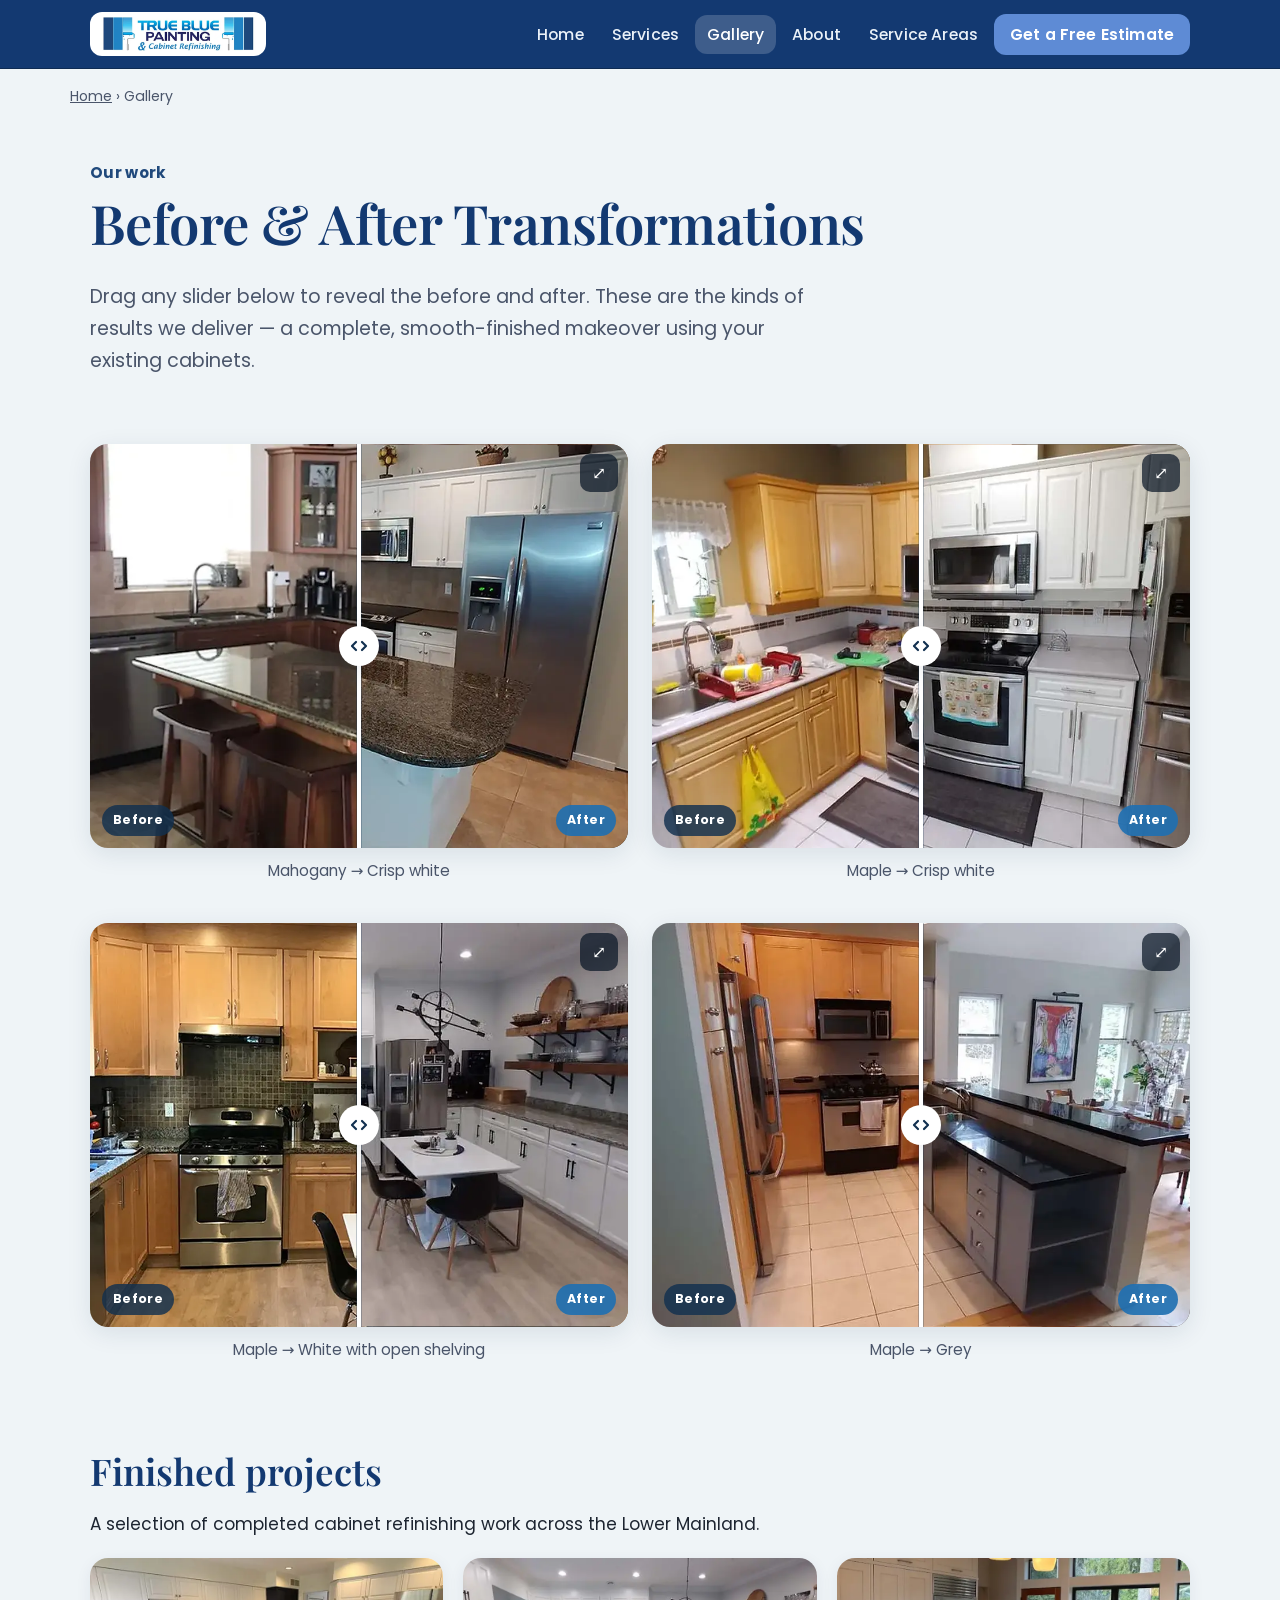
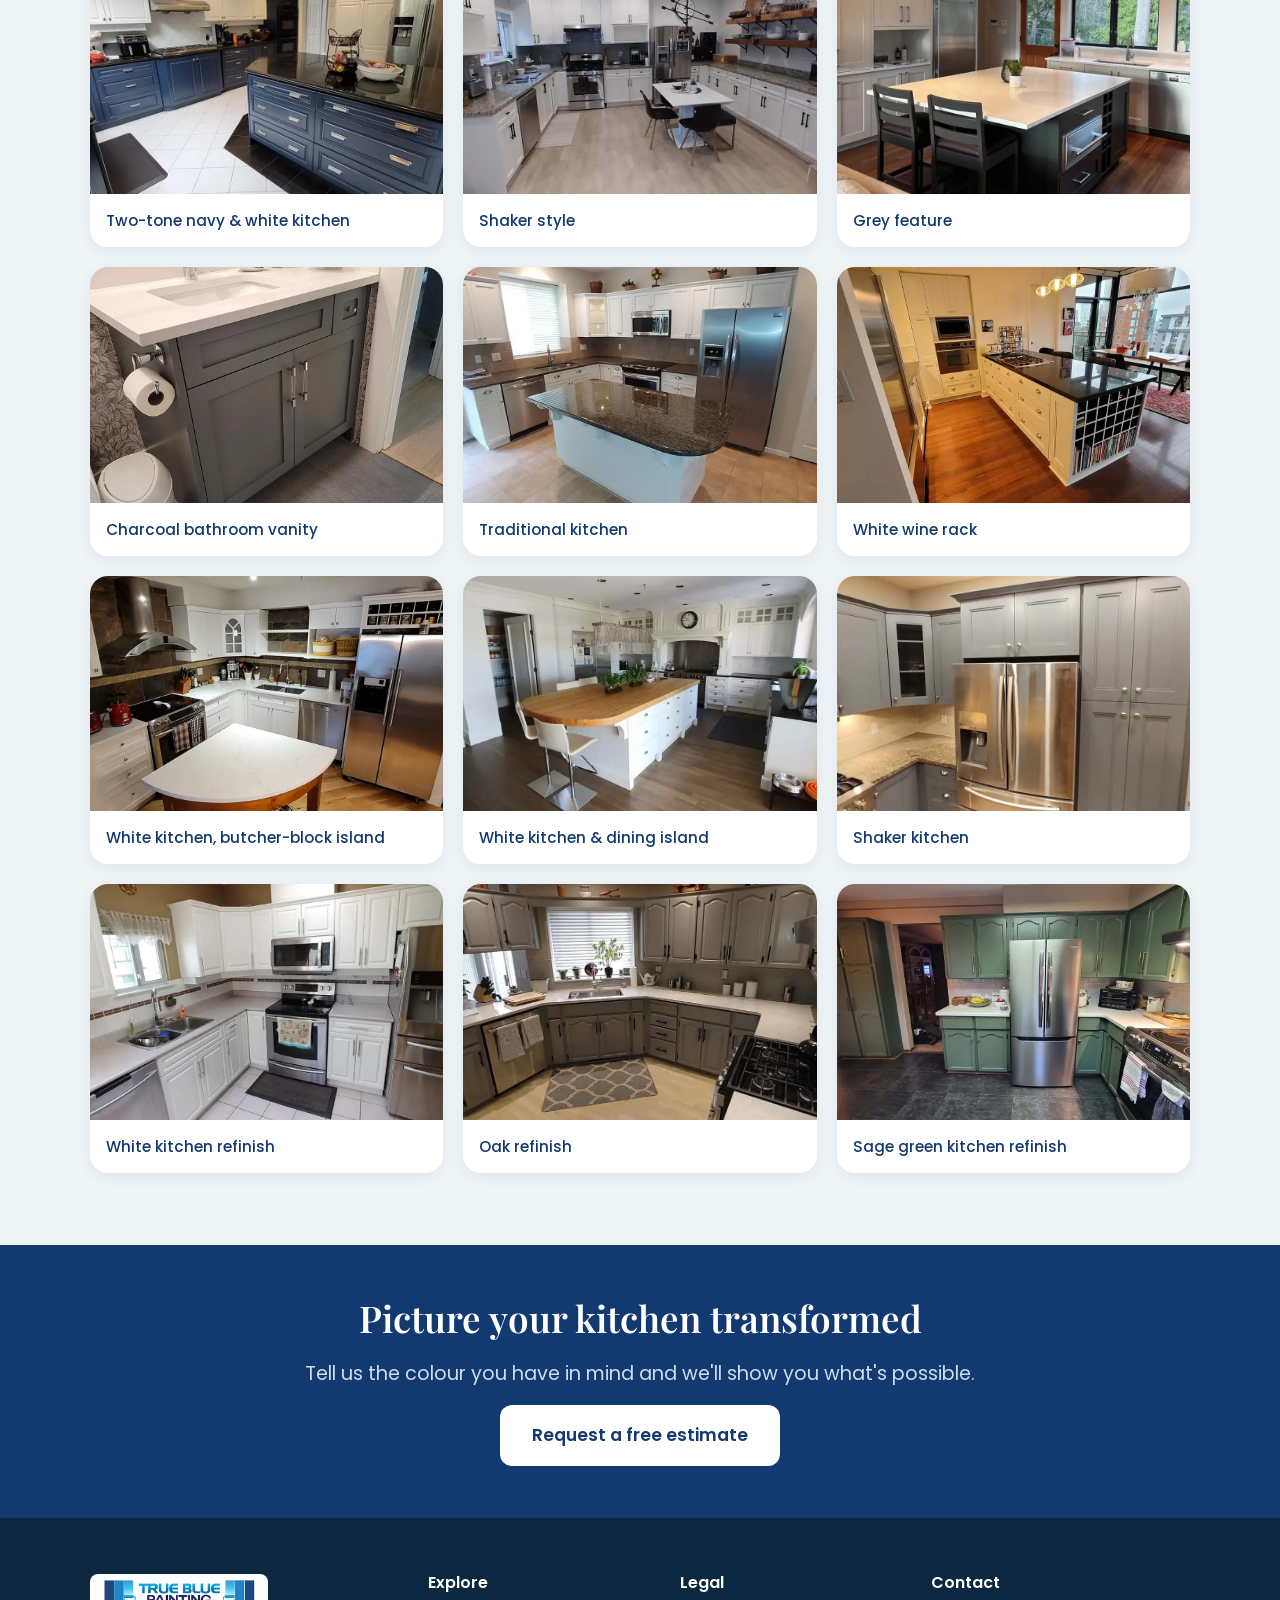
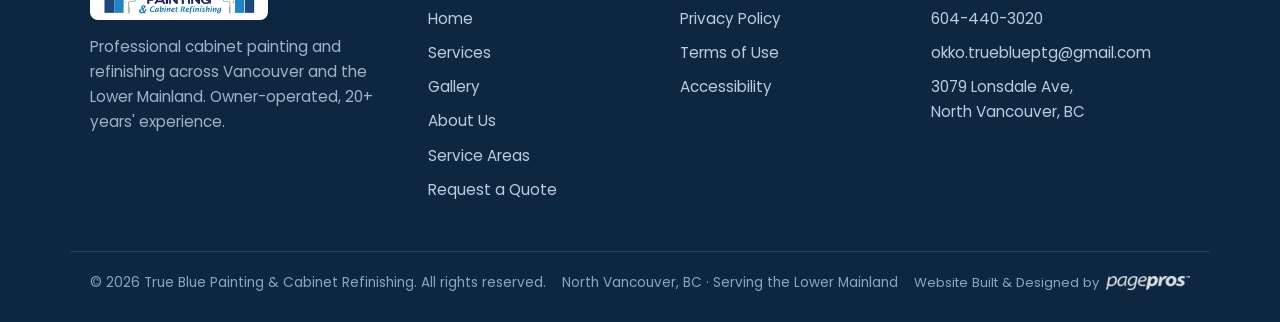
<file: gallery.html>
<!DOCTYPE html>
<html lang="en">
<head>
<meta charset="UTF-8">
<meta name="viewport" content="width=device-width, initial-scale=1, viewport-fit=cover">
<meta name="theme-color" content="#0e2740">
<title>Before & After Cabinet Gallery | True Blue Painting</title>
<meta name="description" content="See real before-and-after cabinet refinishing projects from True Blue Painting — kitchens, bathroom vanities and built-ins across Vancouver and the Lower Mainland.">
<link rel="canonical" href="https://truebluepainting.com/gallery.html">
<meta name="robots" content="index,follow">
<link rel="icon" type="image/png" sizes="48x48" href="assets/favicon-48.png">
<link rel="icon" type="image/png" sizes="512x512" href="assets/favicon-512.png">
<link rel="apple-touch-icon" href="assets/apple-touch-icon.png">
<link rel="preconnect" href="https://fonts.googleapis.com"><link rel="preconnect" href="https://fonts.gstatic.com" crossorigin>
<link href="https://fonts.googleapis.com/css2?family=Playfair+Display:wght@500;600;700&family=Poppins:wght@300;400;500;600;700&display=swap" rel="stylesheet">
<link rel="stylesheet" href="assets/style.css?v=1794599204">
</head>
<body>
<a class="skip" href="#main">Skip to main content</a>
<header class="site-header">
  <nav class="nav" aria-label="Primary">
    <a class="brand" href="index.html"><img class="logo" src="assets/img/logo-full.webp" alt="True Blue Painting and Cabinet Refinishing"></a>
    <button class="nav-toggle" aria-expanded="false" aria-controls="nav-links" aria-label="Open menu"><span></span><span></span><span></span></button>
    <ul class="nav-links" id="nav-links">
      <li><a href="index.html">Home</a></li>
      <li><a href="services.html">Services</a></li>
      <li><a href="gallery.html" aria-current="page">Gallery</a></li>
      <li><a href="about.html">About</a></li>
      <li><a href="service-areas.html">Service Areas</a></li>
      <li><a class="nav-cta" href="quote.html">Get a Free Estimate</a></li>
    </ul>
  </nav>
</header>
<main id="main" tabindex="-1">
<div class="wrap breadcrumb"><a href="index.html">Home</a> › Gallery</div>

<section class="section-tight">
  <div class="wrap">
    <p class="eyebrow">Our work</p>
    <h1>Before &amp; After Transformations</h1>
    <p class="lead">Drag any slider below to reveal the before and after. These are the kinds of results we deliver — a complete, smooth-finished makeover using your existing cabinets.</p>
  </div>
</section>

<section style="padding-top:0">
  <div class="wrap grid cols-2">
    <div>
      <div class="ba" aria-label="Before and after: mahogany cabinets refinished in white">
        <img class="before-img" src="assets/img/ba1-before.webp" alt="Mahogany kitchen cabinets before refinishing">
        <img class="after-img" src="assets/img/ba1-after.webp" alt="The same kitchen refinished in crisp white">
        <span class="ba-label before">Before</span><span class="ba-label after">After</span>
        <span class="ba-handle" aria-hidden="true"></span>
        <input class="ba-range" type="range" min="0" max="100" value="50" aria-label="Compare before and after" aria-valuemin="0" aria-valuemax="100" aria-valuenow="50">
      </div>
      <p class="center" style="font-size:.95rem;color:var(--ink-soft);margin-top:10px">Mahogany → Crisp white</p>
    </div>
    <div>
      <div class="ba" aria-label="Before and after: maple cabinets refinished in white">
        <img class="before-img" src="assets/img/ba2-before.webp" alt="Maple kitchen with valance window before refinishing">
        <img class="after-img" src="assets/img/ba2-after.webp" alt="The same kitchen refinished in crisp white">
        <span class="ba-label before">Before</span><span class="ba-label after">After</span>
        <span class="ba-handle" aria-hidden="true"></span>
        <input class="ba-range" type="range" min="0" max="100" value="50" aria-label="Compare before and after" aria-valuemin="0" aria-valuemax="100" aria-valuenow="50">
      </div>
      <p class="center" style="font-size:.95rem;color:var(--ink-soft);margin-top:10px">Maple → Crisp white</p>
    </div>
    <div>
      <div class="ba" aria-label="Before and after: oak cabinets and red walls refinished in white">
        <img class="before-img" src="assets/img/ba3-before.webp" alt="Maple kitchen before refinishing">
        <img class="after-img" src="assets/img/ba3-after.webp" alt="The same kitchen refinished in white with open wood shelving">
        <span class="ba-label before">Before</span><span class="ba-label after">After</span>
        <span class="ba-handle" aria-hidden="true"></span>
        <input class="ba-range" type="range" min="0" max="100" value="50" aria-label="Compare before and after" aria-valuemin="0" aria-valuemax="100" aria-valuenow="50">
      </div>
      <p class="center" style="font-size:.95rem;color:var(--ink-soft);margin-top:10px">Maple → White with open shelving</p>
    </div>
    <div>
      <div class="ba" aria-label="Before and after: maple cabinets refinished in grey">
        <img class="before-img" src="assets/img/ba4-before.webp" alt="Maple kitchen before refinishing">
        <img class="after-img" src="assets/img/ba4-after.webp" alt="The same kitchen refinished in grey">
        <span class="ba-label before">Before</span><span class="ba-label after">After</span>
        <span class="ba-handle" aria-hidden="true"></span>
        <input class="ba-range" type="range" min="0" max="100" value="50" aria-label="Compare before and after" aria-valuemin="0" aria-valuemax="100" aria-valuenow="50">
      </div>
      <p class="center" style="font-size:.95rem;color:var(--ink-soft);margin-top:10px">Maple → Grey</p>
    </div>
  </div>
</section>

<section style="padding-top:0">
  <div class="wrap">
    <h2>Finished projects</h2>
    <p>A selection of completed cabinet refinishing work across the Lower Mainland.</p>
    <div class="gallery" style="margin-top:20px">
      <figure><img src="assets/img/g-navy.webp" alt="Two-tone kitchen with navy lower cabinets and white uppers" loading="lazy"><figcaption>Two-tone navy &amp; white kitchen</figcaption></figure>
      <figure><img src="assets/img/g-whiteshelf.webp" alt="Bright white kitchen with open wood shelving" loading="lazy"><figcaption>Shaker style</figcaption></figure>
      <figure><img src="assets/img/g-greige.webp" alt="Warm greige kitchen overlooking forest" loading="lazy"><figcaption>Grey feature</figcaption></figure>
      <figure><img src="assets/img/g-vanity.webp" alt="Charcoal gray bathroom vanity with quartz top" loading="lazy"><figcaption>Charcoal bathroom vanity</figcaption></figure>
      <figure><img src="assets/img/g-blueisland.webp" alt="White kitchen with a soft blue island" loading="lazy"><figcaption>Traditional kitchen</figcaption></figure>
      <figure><img src="assets/img/g-cream.webp" alt="Cream kitchen with a wine-cube island" loading="lazy"><figcaption>White wine rack</figcaption></figure>
      <figure><img src="assets/img/g-butcher.webp" alt="Large white kitchen with butcher-block island" loading="lazy"><figcaption>White kitchen, butcher-block island</figcaption></figure>
      <figure><img src="assets/img/g-whiteisland.webp" alt="White kitchen with a long dining island" loading="lazy"><figcaption>White kitchen &amp; dining island</figcaption></figure>
      <figure><img src="assets/img/g-gray.webp" alt="Soft gray kitchen with black countertops" loading="lazy"><figcaption>Shaker kitchen</figcaption></figure>
      <figure><img src="assets/img/g-whitetan.webp" alt="White kitchen with warm walls and tiled accent backsplash" loading="lazy"><figcaption>White kitchen refinish</figcaption></figure>
      <figure><img src="assets/img/g-graycathedral.webp" alt="Gray cabinets with cathedral-arch doors" loading="lazy"><figcaption>Oak refinish</figcaption></figure>
      <figure><img src="assets/img/g-green.webp" alt="Sage green kitchen cabinets" loading="lazy"><figcaption>Sage green kitchen refinish</figcaption></figure>
    </div>
  </div>
</section>

<section class="band center section-tight">
  <div class="wrap">
    <h2>Picture your kitchen transformed</h2>
    <p class="lead center" style="color:#cdddec">Tell us the colour you have in mind and we'll show you what's possible.</p>
    <a class="btn btn-lg btn-light" href="quote.html">Request a free estimate</a>
  </div>
</section>
</main>

<footer class="site-footer">
  <div class="wrap footer-grid">
    <div>
      <a class="brand" href="index.html" style="color:#fff"><img class="logo" src="assets/img/logo-full.webp" alt="True Blue Painting and Cabinet Refinishing" style="height:46px;width:auto;background:#fff;padding:6px 10px;border-radius:8px"></a>
      <p style="margin-top:14px;color:#9fb3c8">Professional cabinet painting and refinishing across Vancouver and the Lower Mainland. Owner-operated, 20+ years' experience.</p>
    </div>
    <div><h4>Explore</h4><ul><li><a href="index.html">Home</a></li><li><a href="services.html">Services</a></li><li><a href="gallery.html">Gallery</a></li><li><a href="about.html">About Us</a></li><li><a href="service-areas.html">Service Areas</a></li><li><a href="quote.html">Request a Quote</a></li></ul></div>
    <div><h4>Legal</h4><ul><li><a href="privacy-policy.html">Privacy Policy</a></li><li><a href="terms-of-use.html">Terms of Use</a></li><li><a href="accessibility.html">Accessibility</a></li></ul></div>
    <div><h4>Contact</h4><ul><li><a href="tel:+16044403020">604-440-3020</a></li><li><a href="mailto:okko.trueblueptg@gmail.com">okko.trueblueptg@gmail.com</a></li><li>3079 Lonsdale Ave,<br>North Vancouver, BC</li></ul></div>
  </div>
  <div class="wrap footer-bottom"><span>© <span id="year">2025</span> True Blue Painting &amp; Cabinet Refinishing. All rights reserved.</span><span>North Vancouver, BC · Serving the Lower Mainland</span><a class="pagepros-credit" href="https://pagepros.io/" target="_blank" rel="noopener">Website Built &amp; Designed by <img src="assets/img/pagepros-logo.png" alt="Page Pros"></a></div>
</footer>
<script>document.getElementById('year').textContent=new Date().getFullYear();</script>
<!-- Lightbox -->
<div class="lightbox" id="lightbox" role="dialog" aria-modal="true" aria-label="Enlarged view">
  <div class="lightbox-inner">
    <button class="lightbox-close" id="lightbox-close" aria-label="Close">&times;</button>
    <button class="lightbox-nav lightbox-prev" id="lightbox-prev" aria-label="Previous">&#8249;</button>
    <button class="lightbox-nav lightbox-next" id="lightbox-next" aria-label="Next">&#8250;</button>
    <div class="lightbox-stage" id="lightbox-stage"></div>
    <p class="lightbox-cap" id="lightbox-cap"></p>
  </div>
</div>
<script src="assets/script.js?v=1794599204"></script>
</body>
</html>
</file>
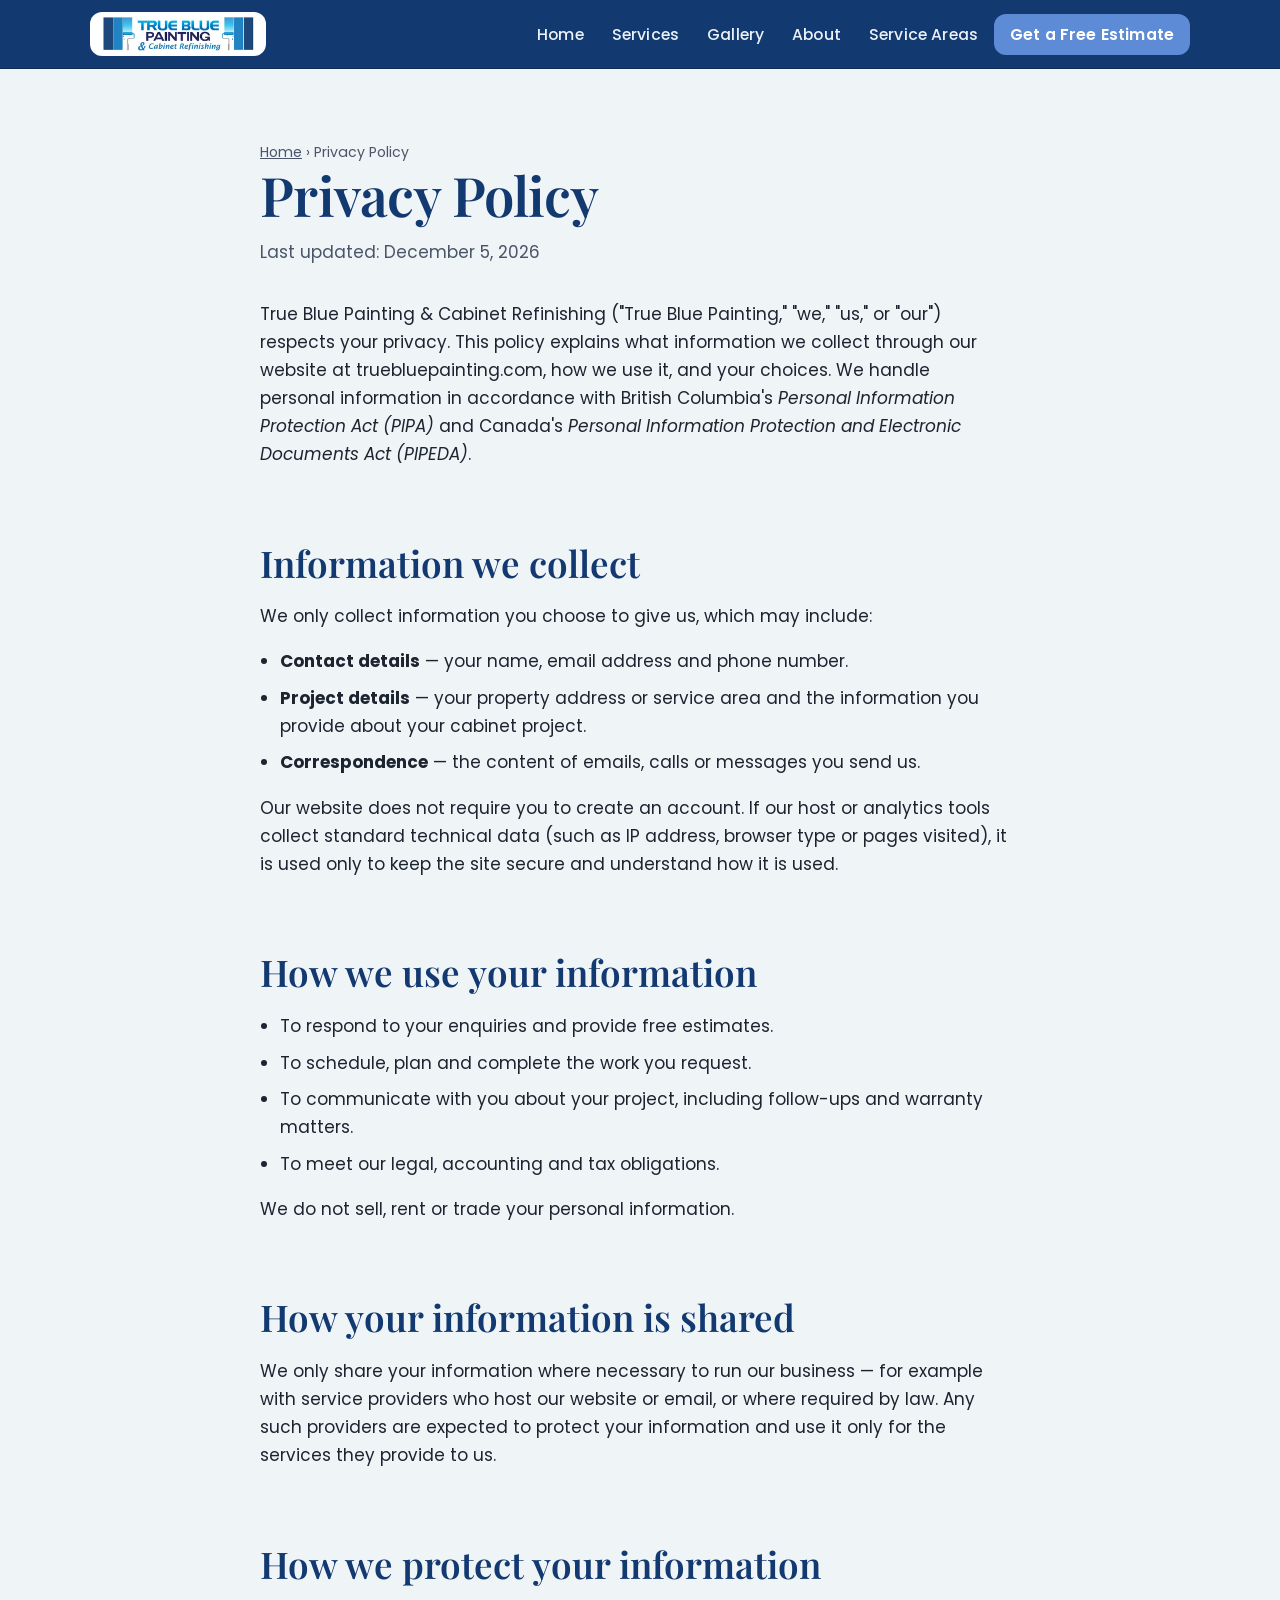
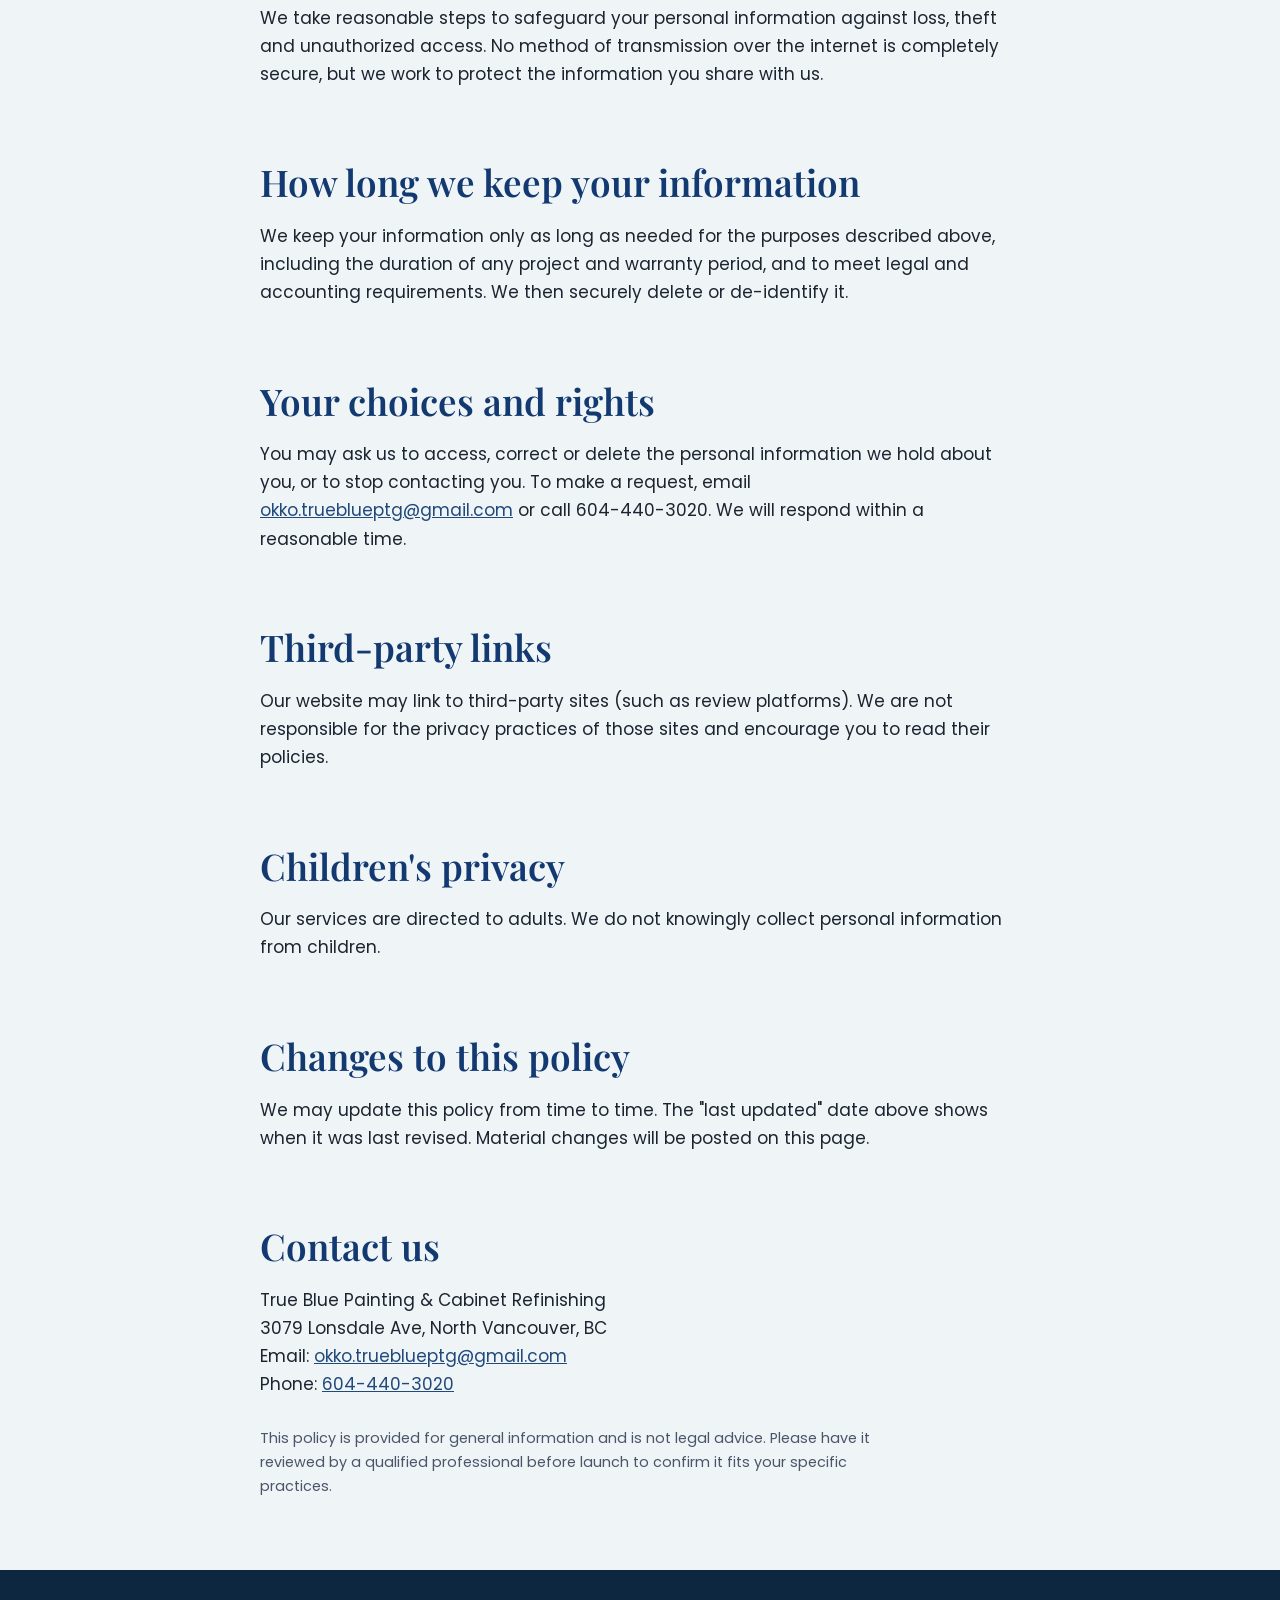
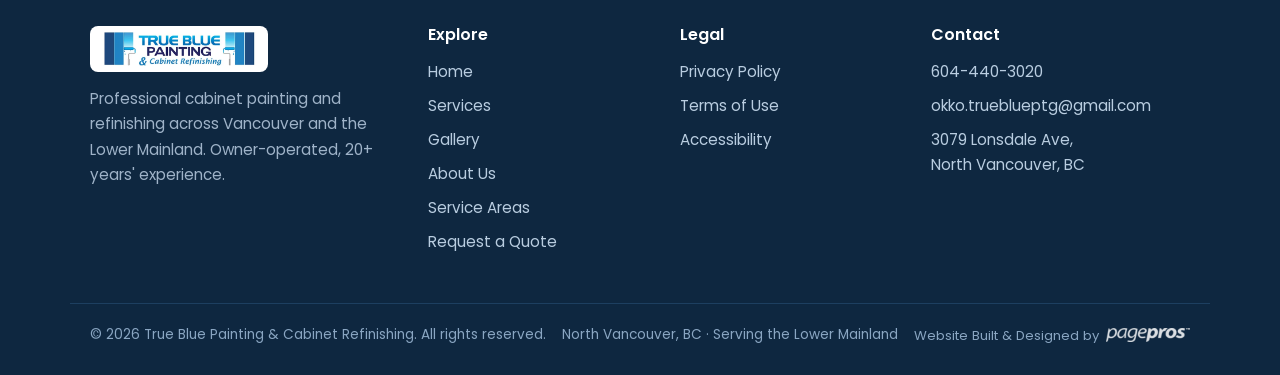
<file: privacy-policy.html>
<!DOCTYPE html>
<html lang="en">
<head>
<meta charset="UTF-8">
<meta name="viewport" content="width=device-width, initial-scale=1, viewport-fit=cover">
<meta name="theme-color" content="#0e2740">
<title>Privacy Policy | True Blue Painting</title>
<meta name="description" content="How True Blue Painting & Cabinet Refinishing collects, uses and protects your personal information.">
<link rel="canonical" href="https://truebluepainting.com/privacy-policy.html">
<meta name="robots" content="index,follow">
<link rel="icon" type="image/png" sizes="48x48" href="assets/favicon-48.png">
<link rel="icon" type="image/png" sizes="512x512" href="assets/favicon-512.png">
<link rel="apple-touch-icon" href="assets/apple-touch-icon.png">
<link rel="preconnect" href="https://fonts.googleapis.com"><link rel="preconnect" href="https://fonts.gstatic.com" crossorigin>
<link href="https://fonts.googleapis.com/css2?family=Playfair+Display:wght@500;600;700&family=Poppins:wght@300;400;500;600;700&display=swap" rel="stylesheet">
<link rel="stylesheet" href="assets/style.css?v=1794599204">
</head>
<body>
<a class="skip" href="#main">Skip to main content</a>
<header class="site-header">
  <nav class="nav" aria-label="Primary">
    <a class="brand" href="index.html"><img class="logo" src="assets/img/logo-full.webp" alt="True Blue Painting and Cabinet Refinishing"></a>
    <button class="nav-toggle" aria-expanded="false" aria-controls="nav-links" aria-label="Open menu"><span></span><span></span><span></span></button>
    <ul class="nav-links" id="nav-links">
      <li><a href="index.html">Home</a></li>
      <li><a href="services.html">Services</a></li>
      <li><a href="gallery.html">Gallery</a></li>
      <li><a href="about.html">About</a></li>
      <li><a href="service-areas.html">Service Areas</a></li>
      <li><a class="nav-cta" href="quote.html">Get a Free Estimate</a></li>
    </ul>
  </nav>
</header>
<main id="main" tabindex="-1">
<article class="legal">
  <div class="breadcrumb"><a href="index.html">Home</a> › Privacy Policy</div>
  <h1>Privacy Policy</h1>
  <p class="updated">Last updated: <span id="updated"></span></p>

  <p>True Blue Painting &amp; Cabinet Refinishing ("True Blue Painting," "we," "us," or "our") respects your privacy. This policy explains what information we collect through our website at truebluepainting.com, how we use it, and your choices. We handle personal information in accordance with British Columbia's <em>Personal Information Protection Act (PIPA)</em> and Canada's <em>Personal Information Protection and Electronic Documents Act (PIPEDA)</em>.</p>

  <h2>Information we collect</h2>
  <p>We only collect information you choose to give us, which may include:</p>
  <ul>
    <li><strong>Contact details</strong> — your name, email address and phone number.</li>
    <li><strong>Project details</strong> — your property address or service area and the information you provide about your cabinet project.</li>
    <li><strong>Correspondence</strong> — the content of emails, calls or messages you send us.</li>
  </ul>
  <p>Our website does not require you to create an account. If our host or analytics tools collect standard technical data (such as IP address, browser type or pages visited), it is used only to keep the site secure and understand how it is used.</p>

  <h2>How we use your information</h2>
  <ul>
    <li>To respond to your enquiries and provide free estimates.</li>
    <li>To schedule, plan and complete the work you request.</li>
    <li>To communicate with you about your project, including follow-ups and warranty matters.</li>
    <li>To meet our legal, accounting and tax obligations.</li>
  </ul>
  <p>We do not sell, rent or trade your personal information.</p>

  <h2>How your information is shared</h2>
  <p>We only share your information where necessary to run our business — for example with service providers who host our website or email, or where required by law. Any such providers are expected to protect your information and use it only for the services they provide to us.</p>

  <h2>How we protect your information</h2>
  <p>We take reasonable steps to safeguard your personal information against loss, theft and unauthorized access. No method of transmission over the internet is completely secure, but we work to protect the information you share with us.</p>

  <h2>How long we keep your information</h2>
  <p>We keep your information only as long as needed for the purposes described above, including the duration of any project and warranty period, and to meet legal and accounting requirements. We then securely delete or de-identify it.</p>

  <h2>Your choices and rights</h2>
  <p>You may ask us to access, correct or delete the personal information we hold about you, or to stop contacting you. To make a request, email <a href="mailto:okko.trueblueptg@gmail.com">okko.trueblueptg@gmail.com</a> or call 604-440-3020. We will respond within a reasonable time.</p>

  <h2>Third-party links</h2>
  <p>Our website may link to third-party sites (such as review platforms). We are not responsible for the privacy practices of those sites and encourage you to read their policies.</p>

  <h2>Children's privacy</h2>
  <p>Our services are directed to adults. We do not knowingly collect personal information from children.</p>

  <h2>Changes to this policy</h2>
  <p>We may update this policy from time to time. The "last updated" date above shows when it was last revised. Material changes will be posted on this page.</p>

  <h2>Contact us</h2>
  <p>
    True Blue Painting &amp; Cabinet Refinishing<br>
    3079 Lonsdale Ave, North Vancouver, BC<br>
    Email: <a href="mailto:okko.trueblueptg@gmail.com">okko.trueblueptg@gmail.com</a><br>
    Phone: <a href="tel:+16044403020">604-440-3020</a>
  </p>
  <p style="font-size:.9rem;color:var(--ink-soft);margin-top:2em">This policy is provided for general information and is not legal advice. Please have it reviewed by a qualified professional before launch to confirm it fits your specific practices.</p>
</article>
</main>

<footer class="site-footer">
  <div class="wrap footer-grid">
    <div>
      <a class="brand" href="index.html" style="color:#fff"><img class="logo" src="assets/img/logo-full.webp" alt="True Blue Painting and Cabinet Refinishing" style="height:46px;width:auto;background:#fff;padding:6px 10px;border-radius:8px"></a>
      <p style="margin-top:14px;color:#9fb3c8">Professional cabinet painting and refinishing across Vancouver and the Lower Mainland. Owner-operated, 20+ years' experience.</p>
    </div>
    <div><h4>Explore</h4><ul><li><a href="index.html">Home</a></li><li><a href="services.html">Services</a></li><li><a href="gallery.html">Gallery</a></li><li><a href="about.html">About Us</a></li><li><a href="service-areas.html">Service Areas</a></li><li><a href="quote.html">Request a Quote</a></li></ul></div>
    <div><h4>Legal</h4><ul><li><a href="privacy-policy.html">Privacy Policy</a></li><li><a href="terms-of-use.html">Terms of Use</a></li><li><a href="accessibility.html">Accessibility</a></li></ul></div>
    <div><h4>Contact</h4><ul><li><a href="tel:+16044403020">604-440-3020</a></li><li><a href="mailto:okko.trueblueptg@gmail.com">okko.trueblueptg@gmail.com</a></li><li>3079 Lonsdale Ave,<br>North Vancouver, BC</li></ul></div>
  </div>
  <div class="wrap footer-bottom"><span>© <span id="year">2025</span> True Blue Painting &amp; Cabinet Refinishing. All rights reserved.</span><span>North Vancouver, BC · Serving the Lower Mainland</span><a class="pagepros-credit" href="https://pagepros.io/" target="_blank" rel="noopener">Website Built &amp; Designed by <img src="assets/img/pagepros-logo.png" alt="Page Pros"></a></div>
</footer>
<script>document.getElementById('year').textContent=new Date().getFullYear();document.getElementById('updated').textContent=new Date().toLocaleDateString('en-CA',{year:'numeric',month:'long',day:'numeric'});</script>
<script src="assets/script.js?v=1794599204"></script>
</body>
</html>
</file>
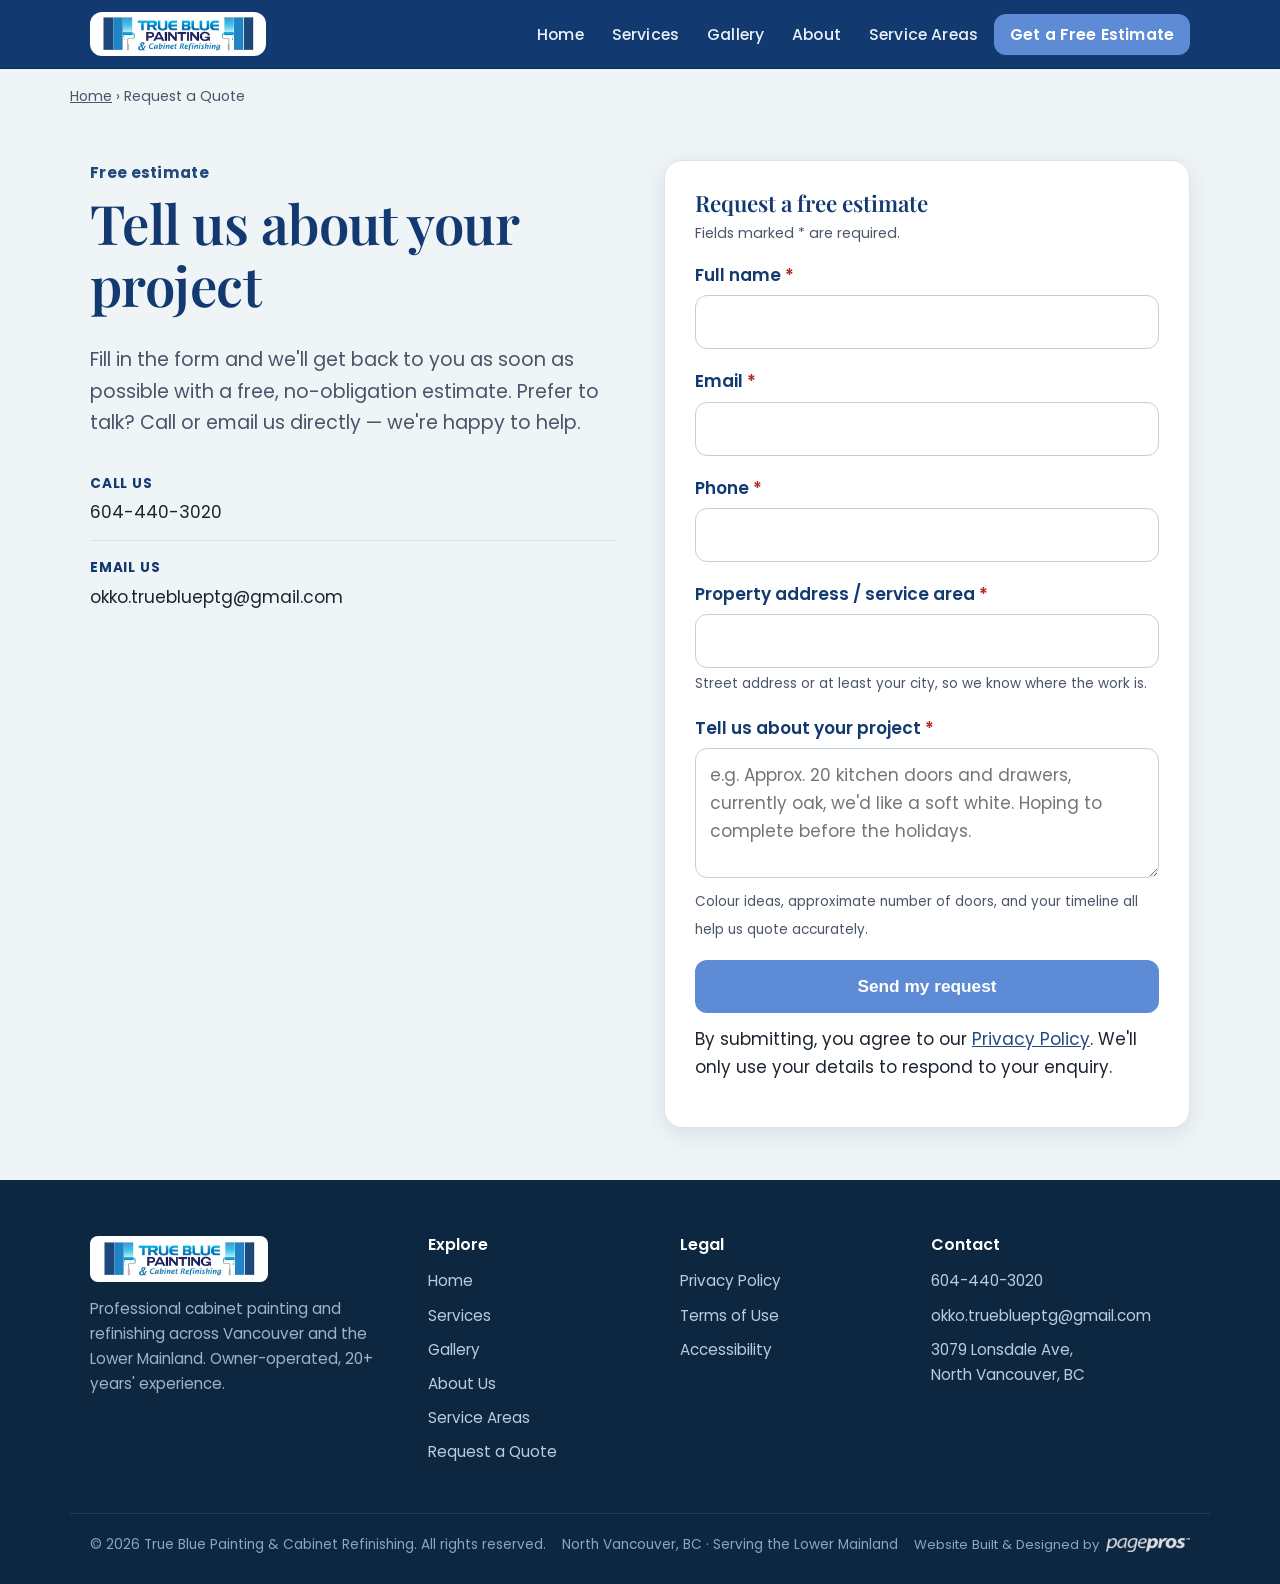
<file: quote.html>
<!DOCTYPE html>
<html lang="en">
<head>
<meta charset="UTF-8">
<meta name="viewport" content="width=device-width, initial-scale=1, viewport-fit=cover">
<meta name="theme-color" content="#0e2740">
<title>Request a Free Estimate | True Blue Painting</title>
<meta name="description" content="Request a free, no-obligation cabinet painting estimate from True Blue Painting. Tell us about your kitchen or bathroom project and we'll get back to you with a clear quote.">
<link rel="canonical" href="https://truebluepainting.com/quote.html">
<meta name="robots" content="index,follow">
<link rel="icon" type="image/png" sizes="48x48" href="assets/favicon-48.png">
<link rel="icon" type="image/png" sizes="512x512" href="assets/favicon-512.png">
<link rel="apple-touch-icon" href="assets/apple-touch-icon.png">
<link rel="preconnect" href="https://fonts.googleapis.com"><link rel="preconnect" href="https://fonts.gstatic.com" crossorigin>
<link href="https://fonts.googleapis.com/css2?family=Playfair+Display:wght@500;600;700&family=Poppins:wght@300;400;500;600;700&display=swap" rel="stylesheet">
<link rel="stylesheet" href="assets/style.css?v=1794599204">
</head>
<body>
<a class="skip" href="#main">Skip to main content</a>
<header class="site-header">
  <nav class="nav" aria-label="Primary">
    <a class="brand" href="index.html"><img class="logo" src="assets/img/logo-full.webp" alt="True Blue Painting and Cabinet Refinishing"></a>
    <button class="nav-toggle" aria-expanded="false" aria-controls="nav-links" aria-label="Open menu"><span></span><span></span><span></span></button>
    <ul class="nav-links" id="nav-links">
      <li><a href="index.html">Home</a></li>
      <li><a href="services.html">Services</a></li>
      <li><a href="gallery.html">Gallery</a></li>
      <li><a href="about.html">About</a></li>
      <li><a href="service-areas.html">Service Areas</a></li>
      <li><a class="nav-cta" href="quote.html" aria-current="page">Get a Free Estimate</a></li>
    </ul>
  </nav>
</header>
<main id="main" tabindex="-1">
<div class="wrap breadcrumb"><a href="index.html">Home</a> › Request a Quote</div>

<section class="section-tight">
  <div class="wrap two-col" style="align-items:start">
    <div>
      <p class="eyebrow">Free estimate</p>
      <h1>Tell us about your project</h1>
      <p class="lead">Fill in the form and we'll get back to you as soon as possible with a free, no-obligation estimate. Prefer to talk? Call or email us directly — we're happy to help.</p>

      <div class="contact-rows">
        <a href="tel:+16044403020"><b>Call us</b>604-440-3020</a>
        <a href="mailto:okko.trueblueptg@gmail.com"><b>Email us</b>okko.trueblueptg@gmail.com</a>
      </div>
    </div>

    <div>
      <form class="form" id="quote-form" action="https://formspree.io/f/xkjrgzgw" method="POST" novalidate>
        <h2 style="margin-top:0;font-size:1.4rem">Request a free estimate</h2>
        <p role="status" id="form-status" tabindex="-1" hidden style="background:#e7f3ec;border:1px solid #bfe0cd;color:#13532f;padding:12px 14px;border-radius:8px"></p>
        <p style="font-size:.88rem;color:var(--ink-soft);margin-top:-6px">Fields marked <span class="req" aria-hidden="true">*</span><span class="sr-only">with an asterisk</span> are required.</p>

        <div class="field">
          <label for="name">Full name <span class="req" aria-hidden="true">*</span></label>
          <input type="text" id="name" aria-required="true" name="name" autocomplete="name" required>
        </div>
        <fieldset>
          <div class="field">
            <label for="email">Email <span class="req" aria-hidden="true">*</span></label>
            <input type="email" id="email" aria-required="true" name="email" autocomplete="email" required>
          </div>
          <div class="field">
            <label for="phone">Phone <span class="req" aria-hidden="true">*</span></label>
            <input type="tel" id="phone" aria-required="true" name="phone" autocomplete="tel" required>
          </div>
        </fieldset>
        <div class="field">
          <label for="address">Property address / service area <span class="req" aria-hidden="true">*</span></label>
          <input type="text" id="address" aria-required="true" name="address" autocomplete="street-address" required>
          <span class="hint" id="area-note" role="status" hidden style="color:var(--blue-dark)">We filled in your area from the page you came from — add your street address or edit as needed.</span>
          <span class="hint">Street address or at least your city, so we know where the work is.</span>
        </div>
        <div class="field">
          <label for="details">Tell us about your project <span class="req" aria-hidden="true">*</span></label>
          <textarea id="details" aria-required="true" name="details" required placeholder="e.g. Approx. 20 kitchen doors and drawers, currently oak, we'd like a soft white. Hoping to complete before the holidays."></textarea>
          <span class="hint">Colour ideas, approximate number of doors, and your timeline all help us quote accurately.</span>
        </div>
        <input type="hidden" name="_subject" value="New quote request — True Blue Painting website">
        <input type="text" name="_gotcha" tabindex="-1" autocomplete="off" aria-hidden="true" style="position:absolute;left:-9999px;width:1px;height:1px;overflow:hidden">
        <button class="btn btn-lg" type="submit" style="width:100%">Send my request</button>
        <p class="hint" style="margin-top:12px">By submitting, you agree to our <a href="privacy-policy.html">Privacy Policy</a>. We'll only use your details to respond to your enquiry.</p>
      </form>
    </div>
  </div>
</section>
</main>

<footer class="site-footer">
  <div class="wrap footer-grid">
    <div>
      <a class="brand" href="index.html" style="color:#fff"><img class="logo" src="assets/img/logo-full.webp" alt="True Blue Painting and Cabinet Refinishing" style="height:46px;width:auto;background:#fff;padding:6px 10px;border-radius:8px"></a>
      <p style="margin-top:14px;color:#9fb3c8">Professional cabinet painting and refinishing across Vancouver and the Lower Mainland. Owner-operated, 20+ years' experience.</p>
    </div>
    <div><h4>Explore</h4><ul><li><a href="index.html">Home</a></li><li><a href="services.html">Services</a></li><li><a href="gallery.html">Gallery</a></li><li><a href="about.html">About Us</a></li><li><a href="service-areas.html">Service Areas</a></li><li><a href="quote.html">Request a Quote</a></li></ul></div>
    <div><h4>Legal</h4><ul><li><a href="privacy-policy.html">Privacy Policy</a></li><li><a href="terms-of-use.html">Terms of Use</a></li><li><a href="accessibility.html">Accessibility</a></li></ul></div>
    <div><h4>Contact</h4><ul><li><a href="tel:+16044403020">604-440-3020</a></li><li><a href="mailto:okko.trueblueptg@gmail.com">okko.trueblueptg@gmail.com</a></li><li>3079 Lonsdale Ave,<br>North Vancouver, BC</li></ul></div>
  </div>
  <div class="wrap footer-bottom"><span>© <span id="year">2025</span> True Blue Painting &amp; Cabinet Refinishing. All rights reserved.</span><span>North Vancouver, BC · Serving the Lower Mainland</span><a class="pagepros-credit" href="https://pagepros.io/" target="_blank" rel="noopener">Website Built &amp; Designed by <img src="assets/img/pagepros-logo.png" alt="Page Pros"></a></div>
</footer>
<script>document.getElementById('year').textContent=new Date().getFullYear();</script>
<script src="assets/script.js?v=1794599204"></script>
</body>
</html>
</file>
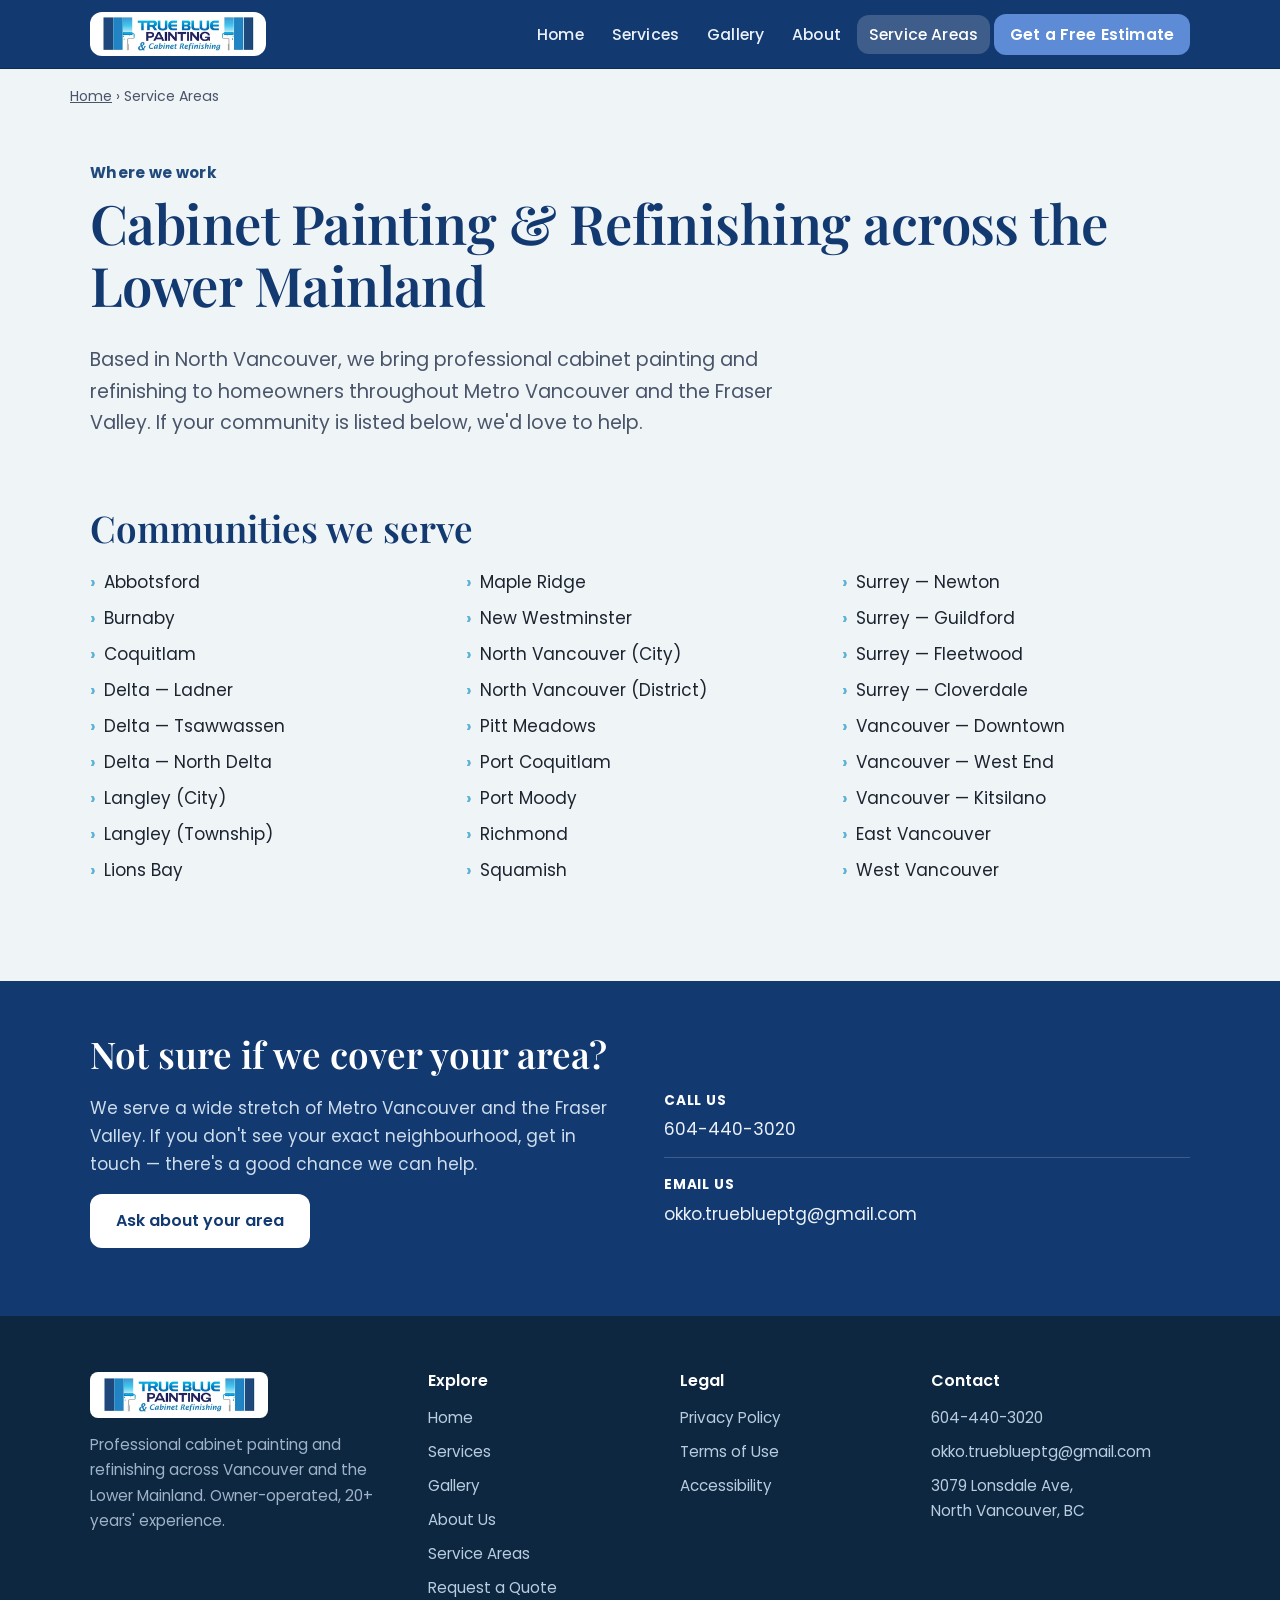
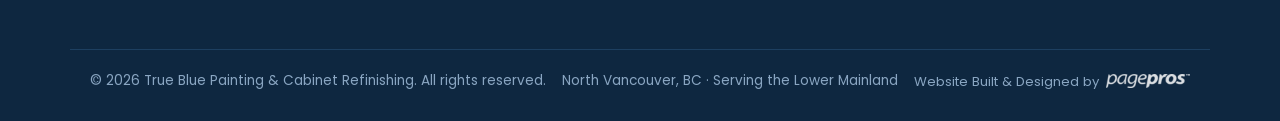
<file: service-areas.html>
<!DOCTYPE html>
<html lang="en">
<head>
<meta charset="UTF-8">
<meta name="viewport" content="width=device-width, initial-scale=1, viewport-fit=cover">
<meta name="theme-color" content="#0e2740">
<title>Service Areas | Cabinet Refinishing Across Metro Vancouver</title>
<meta name="description" content="True Blue Painting provides cabinet painting and refinishing across Metro Vancouver — Vancouver, Burnaby, North & West Vancouver, Richmond, Surrey, the Tri-Cities, the Fraser Valley and more.">
<link rel="canonical" href="https://truebluepainting.com/service-areas.html">
<meta name="robots" content="index,follow">
<link rel="icon" type="image/png" sizes="48x48" href="assets/favicon-48.png">
<link rel="icon" type="image/png" sizes="512x512" href="assets/favicon-512.png">
<link rel="apple-touch-icon" href="assets/apple-touch-icon.png">
<link rel="preconnect" href="https://fonts.googleapis.com"><link rel="preconnect" href="https://fonts.gstatic.com" crossorigin>
<link href="https://fonts.googleapis.com/css2?family=Playfair+Display:wght@500;600;700&family=Poppins:wght@300;400;500;600;700&display=swap" rel="stylesheet">
<link rel="stylesheet" href="assets/style.css?v=1794599204">
</head>
<body>
<a class="skip" href="#main">Skip to main content</a>
<header class="site-header">
  <nav class="nav" aria-label="Primary">
    <a class="brand" href="index.html"><img class="logo" src="assets/img/logo-full.webp" alt="True Blue Painting and Cabinet Refinishing"></a>
    <button class="nav-toggle" aria-expanded="false" aria-controls="nav-links" aria-label="Open menu"><span></span><span></span><span></span></button>
    <ul class="nav-links" id="nav-links">
      <li><a href="index.html">Home</a></li>
      <li><a href="services.html">Services</a></li>
      <li><a href="gallery.html">Gallery</a></li>
      <li><a href="about.html">About</a></li>
      <li><a href="service-areas.html" aria-current="page">Service Areas</a></li>
      <li><a class="nav-cta" href="quote.html">Get a Free Estimate</a></li>
    </ul>
  </nav>
</header>
<main id="main" tabindex="-1">
<div class="wrap breadcrumb"><a href="index.html">Home</a> › Service Areas</div>

<section class="section-tight">
  <div class="wrap">
    <p class="eyebrow">Where we work</p>
    <h1>Cabinet Painting &amp; Refinishing across the Lower Mainland</h1>
    <p class="lead">Based in North Vancouver, we bring professional cabinet painting and refinishing to homeowners throughout Metro Vancouver and the Fraser Valley. If your community is listed below, we'd love to help.</p>
  </div>
</section>

<section style="padding-top:0">
  <div class="wrap">
    <h2>Communities we serve</h2>
    <ul class="areas" style="margin-top:18px;padding:0">
      <li><a href="quote.html?area=Abbotsford">Abbotsford</a></li>
      <li><a href="quote.html?area=Burnaby">Burnaby</a></li>
      <li><a href="quote.html?area=Coquitlam">Coquitlam</a></li>
      <li><a href="quote.html?area=Delta%20%E2%80%94%20Ladner">Delta — Ladner</a></li>
      <li><a href="quote.html?area=Delta%20%E2%80%94%20Tsawwassen">Delta — Tsawwassen</a></li>
      <li><a href="quote.html?area=Delta%20%E2%80%94%20North%20Delta">Delta — North Delta</a></li>
      <li><a href="quote.html?area=Langley%20%28City%29">Langley (City)</a></li>
      <li><a href="quote.html?area=Langley%20%28Township%29">Langley (Township)</a></li>
      <li><a href="quote.html?area=Lions%20Bay">Lions Bay</a></li>
      <li><a href="quote.html?area=Maple%20Ridge">Maple Ridge</a></li>
      <li><a href="quote.html?area=New%20Westminster">New Westminster</a></li>
      <li><a href="quote.html?area=North%20Vancouver%20%28City%29">North Vancouver (City)</a></li>
      <li><a href="quote.html?area=North%20Vancouver%20%28District%29">North Vancouver (District)</a></li>
      <li><a href="quote.html?area=Pitt%20Meadows">Pitt Meadows</a></li>
      <li><a href="quote.html?area=Port%20Coquitlam">Port Coquitlam</a></li>
      <li><a href="quote.html?area=Port%20Moody">Port Moody</a></li>
      <li><a href="quote.html?area=Richmond">Richmond</a></li>
      <li><a href="quote.html?area=Squamish">Squamish</a></li>
      <li><a href="quote.html?area=Surrey%20%E2%80%94%20Newton">Surrey — Newton</a></li>
      <li><a href="quote.html?area=Surrey%20%E2%80%94%20Guildford">Surrey — Guildford</a></li>
      <li><a href="quote.html?area=Surrey%20%E2%80%94%20Fleetwood">Surrey — Fleetwood</a></li>
      <li><a href="quote.html?area=Surrey%20%E2%80%94%20Cloverdale">Surrey — Cloverdale</a></li>
      <li><a href="quote.html?area=Vancouver%20%E2%80%94%20Downtown">Vancouver — Downtown</a></li>
      <li><a href="quote.html?area=Vancouver%20%E2%80%94%20West%20End">Vancouver — West End</a></li>
      <li><a href="quote.html?area=Vancouver%20%E2%80%94%20Kitsilano">Vancouver — Kitsilano</a></li>
      <li><a href="quote.html?area=East%20Vancouver">East Vancouver</a></li>
      <li><a href="quote.html?area=West%20Vancouver">West Vancouver</a></li>
    </ul>
  </div>
</section>

<section class="band section-tight">
  <div class="wrap two-col">
    <div>
      <h2 style="color:#fff">Not sure if we cover your area?</h2>
      <p>We serve a wide stretch of Metro Vancouver and the Fraser Valley. If you don't see your exact neighbourhood, get in touch — there's a good chance we can help.</p>
      <p style="margin-top:16px"><a class="btn btn-light" href="quote.html">Ask about your area</a></p>
    </div>
    <div>
      <div class="contact-rows">
        <a href="tel:+16044403020"><b>Call us</b>604-440-3020</a>
        <a href="mailto:okko.trueblueptg@gmail.com"><b>Email us</b>okko.trueblueptg@gmail.com</a>
      </div>
    </div>
  </div>
</section>
</main>

<footer class="site-footer">
  <div class="wrap footer-grid">
    <div>
      <a class="brand" href="index.html" style="color:#fff"><img class="logo" src="assets/img/logo-full.webp" alt="True Blue Painting and Cabinet Refinishing" style="height:46px;width:auto;background:#fff;padding:6px 10px;border-radius:8px"></a>
      <p style="margin-top:14px;color:#9fb3c8">Professional cabinet painting and refinishing across Vancouver and the Lower Mainland. Owner-operated, 20+ years' experience.</p>
    </div>
    <div><h4>Explore</h4><ul><li><a href="index.html">Home</a></li><li><a href="services.html">Services</a></li><li><a href="gallery.html">Gallery</a></li><li><a href="about.html">About Us</a></li><li><a href="service-areas.html">Service Areas</a></li><li><a href="quote.html?area=Request%20a%20Quote">Request a Quote</a></li></ul></div>
    <div><h4>Legal</h4><ul><li><a href="privacy-policy.html">Privacy Policy</a></li><li><a href="terms-of-use.html">Terms of Use</a></li><li><a href="accessibility.html">Accessibility</a></li></ul></div>
    <div><h4>Contact</h4><ul><li><a href="tel:+16044403020">604-440-3020</a></li><li><a href="mailto:okko.trueblueptg@gmail.com">okko.trueblueptg@gmail.com</a></li><li>3079 Lonsdale Ave,<br>North Vancouver, BC</li></ul></div>
  </div>
  <div class="wrap footer-bottom"><span>© <span id="year">2025</span> True Blue Painting &amp; Cabinet Refinishing. All rights reserved.</span><span>North Vancouver, BC · Serving the Lower Mainland</span><a class="pagepros-credit" href="https://pagepros.io/" target="_blank" rel="noopener">Website Built &amp; Designed by <img src="assets/img/pagepros-logo.png" alt="Page Pros"></a></div>
</footer>
<script>document.getElementById('year').textContent=new Date().getFullYear();</script>
<script src="assets/script.js?v=1794599204"></script>
</body>
</html>
</file>
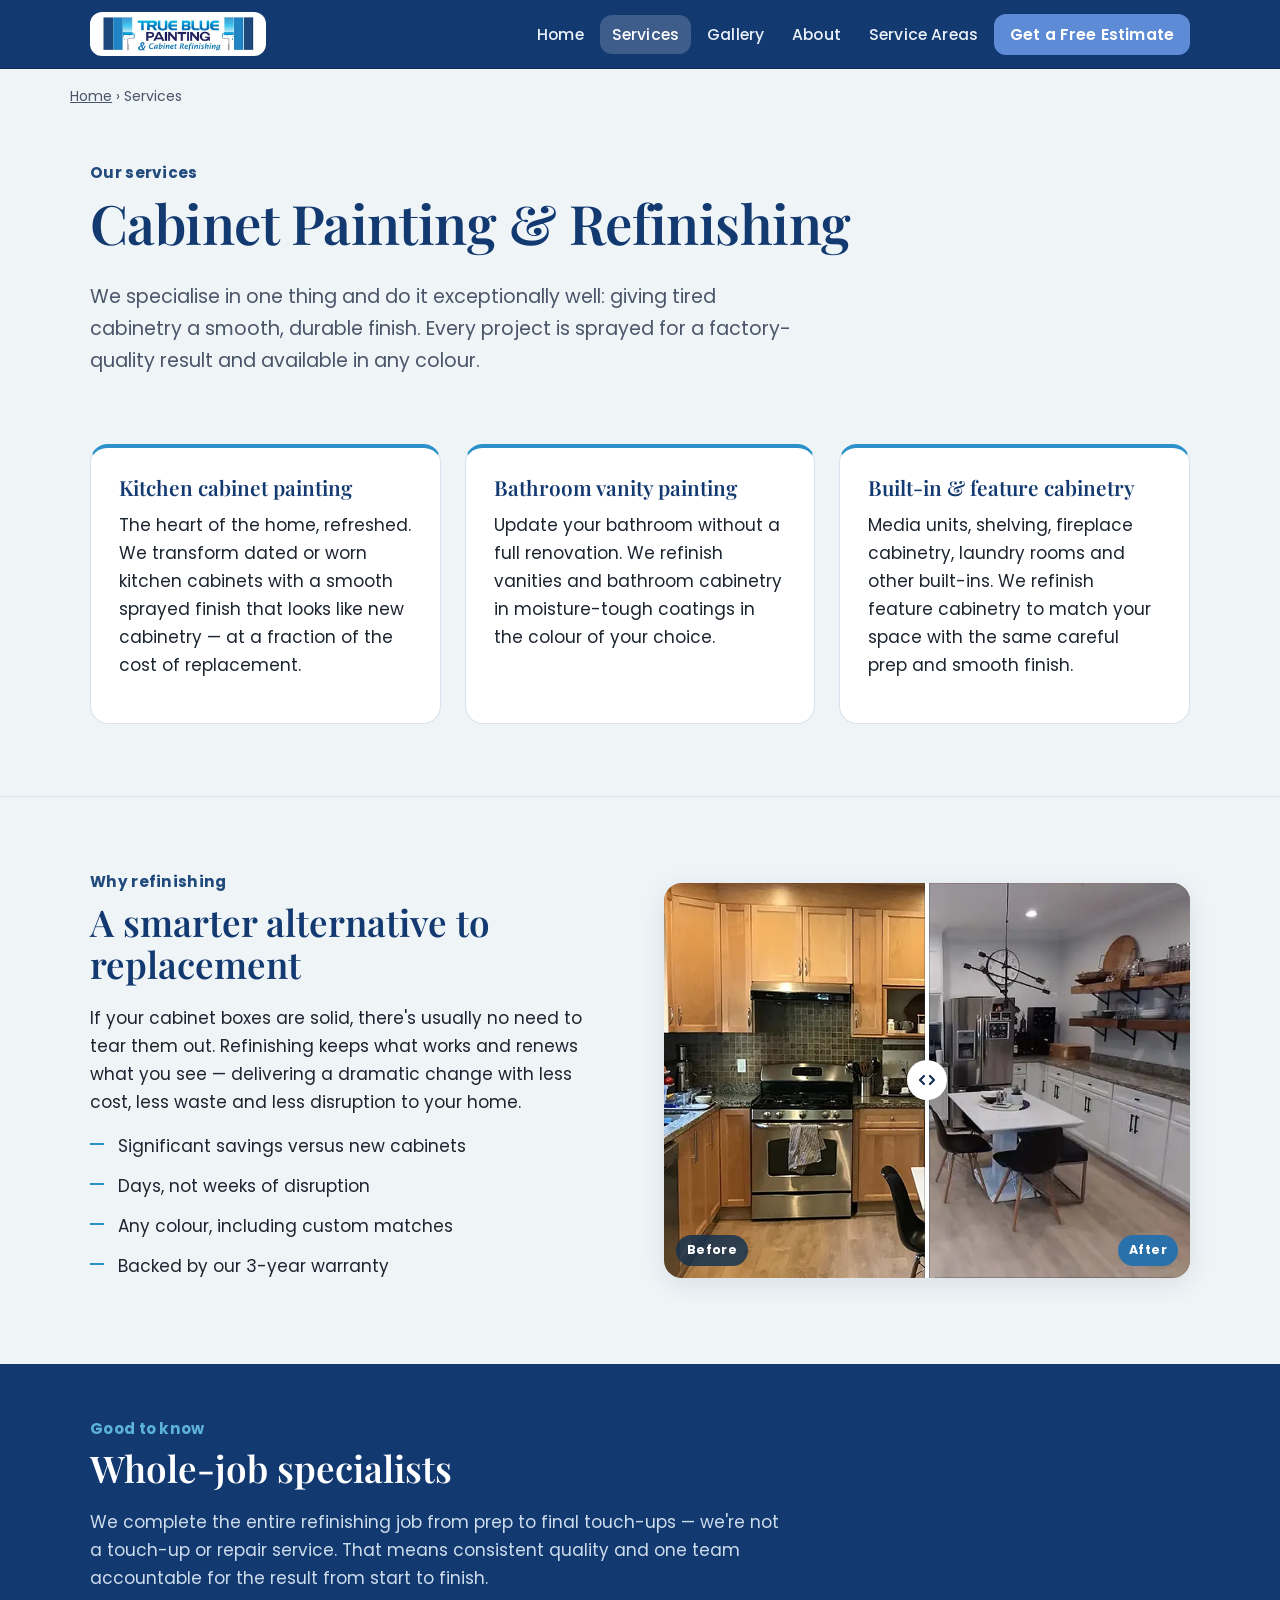
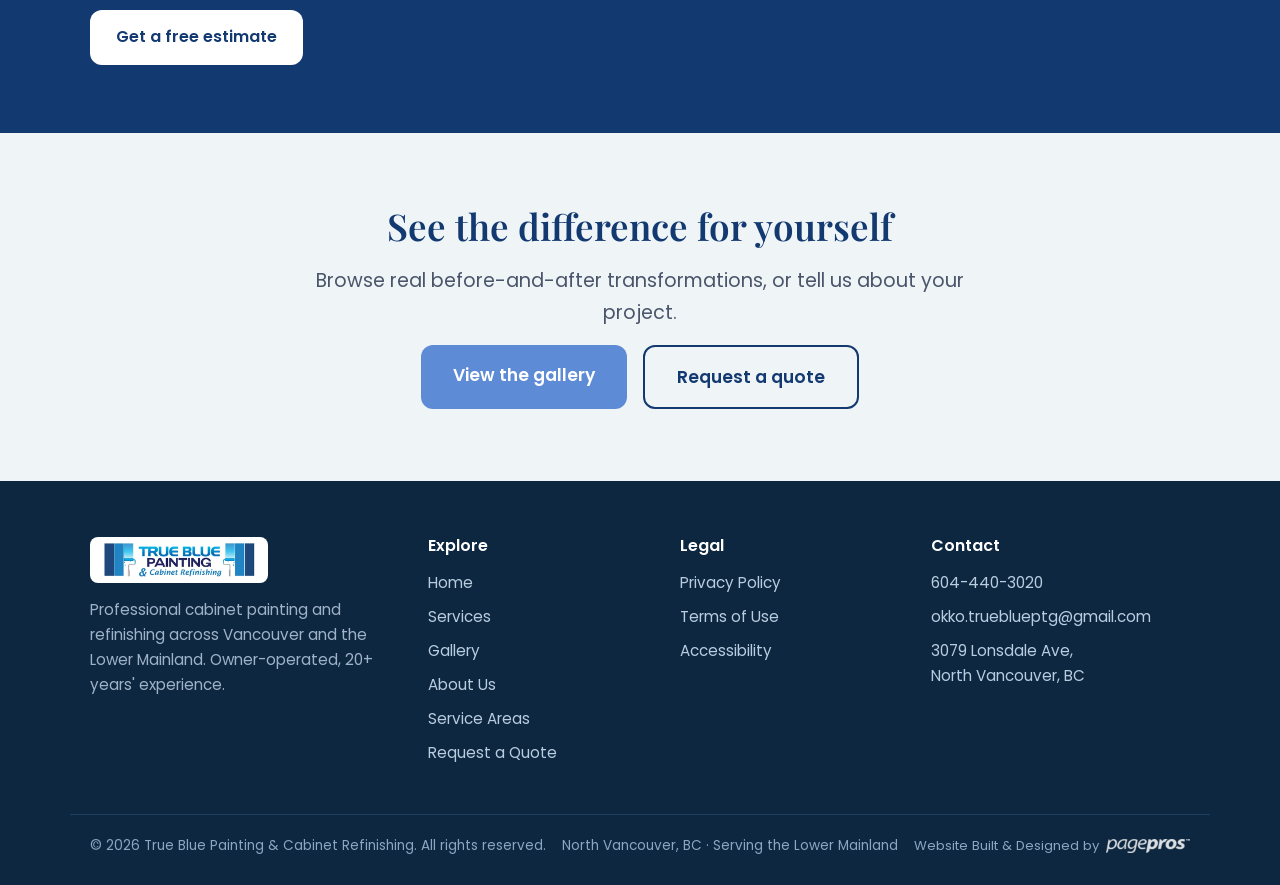
<file: services.html>
<!DOCTYPE html>
<html lang="en">
<head>
<meta charset="UTF-8">
<meta name="viewport" content="width=device-width, initial-scale=1, viewport-fit=cover">
<meta name="theme-color" content="#0e2740">
<title>Cabinet Painting & Refinishing Services | True Blue Painting</title>
<meta name="description" content="Cabinet painting and refinishing services: kitchen cabinets, bathroom vanities and built-ins. Smooth sprayed finishes in any colour with a 3-year warranty. Free estimates in Vancouver & the Lower Mainland.">
<link rel="canonical" href="https://truebluepainting.com/services.html">
<meta name="robots" content="index,follow">
<link rel="icon" type="image/png" sizes="48x48" href="assets/favicon-48.png">
<link rel="icon" type="image/png" sizes="512x512" href="assets/favicon-512.png">
<link rel="apple-touch-icon" href="assets/apple-touch-icon.png">
<link rel="preconnect" href="https://fonts.googleapis.com"><link rel="preconnect" href="https://fonts.gstatic.com" crossorigin>
<link href="https://fonts.googleapis.com/css2?family=Playfair+Display:wght@500;600;700&family=Poppins:wght@300;400;500;600;700&display=swap" rel="stylesheet">
<link rel="stylesheet" href="assets/style.css?v=1794599204">
<script type="application/ld+json">
{"@context":"https://schema.org","@type":"Service","serviceType":"Cabinet painting and refinishing","provider":{"@type":"HomeAndConstructionBusiness","name":"True Blue Painting & Cabinet Refinishing","telephone":"+1-604-440-3020"},"areaServed":"Metro Vancouver, BC","description":"Professional cabinet painting and refinishing for kitchens, bathroom vanities and built-in cabinetry with smooth sprayed finishes in any colour."}
</script>
</head>
<body>
<a class="skip" href="#main">Skip to main content</a>
<header class="site-header">
  <nav class="nav" aria-label="Primary">
    <a class="brand" href="index.html"><img class="logo" src="assets/img/logo-full.webp" alt="True Blue Painting and Cabinet Refinishing"></a>
    <button class="nav-toggle" aria-expanded="false" aria-controls="nav-links" aria-label="Open menu"><span></span><span></span><span></span></button>
    <ul class="nav-links" id="nav-links">
      <li><a href="index.html">Home</a></li>
      <li><a href="services.html" aria-current="page">Services</a></li>
      <li><a href="gallery.html">Gallery</a></li>
      <li><a href="about.html">About</a></li>
      <li><a href="service-areas.html">Service Areas</a></li>
      <li><a class="nav-cta" href="quote.html">Get a Free Estimate</a></li>
    </ul>
  </nav>
</header>
<main id="main" tabindex="-1">
<div class="wrap breadcrumb"><a href="index.html">Home</a> › Services</div>

<section class="section-tight">
  <div class="wrap">
    <p class="eyebrow">Our services</p>
    <h1>Cabinet Painting &amp; Refinishing</h1>
    <p class="lead">We specialise in one thing and do it exceptionally well: giving tired cabinetry a smooth, durable finish. Every project is sprayed for a factory-quality result and available in any colour.</p>
  </div>
</section>

<section style="padding-top:0">
  <div class="wrap grid cols-3">
    <div class="card">
      <h2 style="font-size:1.3rem">Kitchen cabinet painting</h2>
      <p>The heart of the home, refreshed. We transform dated or worn kitchen cabinets with a smooth sprayed finish that looks like new cabinetry — at a fraction of the cost of replacement.</p>
    </div>
    <div class="card">
      <h2 style="font-size:1.3rem">Bathroom vanity painting</h2>
      <p>Update your bathroom without a full renovation. We refinish vanities and bathroom cabinetry in moisture-tough coatings in the colour of your choice.</p>
    </div>
    <div class="card">
      <h2 style="font-size:1.3rem">Built-in &amp; feature cabinetry</h2>
      <p>Media units, shelving, fireplace cabinetry, laundry rooms and other built-ins. We refinish feature cabinetry to match your space with the same careful prep and smooth finish.</p>
    </div>
  </div>
</section>

<div class="divider"></div>

<section>
  <div class="wrap two-col">
    <div>
      <p class="eyebrow">Why refinishing</p>
      <h2>A smarter alternative to replacement</h2>
      <p>If your cabinet boxes are solid, there's usually no need to tear them out. Refinishing keeps what works and renews what you see — delivering a dramatic change with less cost, less waste and less disruption to your home.</p>
      <ul class="checklist">
        <li>Significant savings versus new cabinets</li>
        <li>Days, not weeks of disruption</li>
        <li>Any colour, including custom matches</li>
        <li>Backed by our 3-year warranty</li>
      </ul>
    </div>
    <div>
      <div class="ba" aria-label="Before and after slider: maple cabinets refinished in white">
        <img class="before-img" src="assets/img/ba3-before.webp" alt="Maple kitchen before refinishing">
        <img class="after-img" src="assets/img/ba3-after.webp" alt="The same kitchen refinished in white with open wood shelving">
        <span class="ba-label before">Before</span>
        <span class="ba-label after">After</span>
        <span class="ba-handle" aria-hidden="true"></span>
        <input class="ba-range" type="range" min="0" max="100" value="50" aria-label="Reveal more of the before or after photo" aria-valuemin="0" aria-valuemax="100" aria-valuenow="50">
      </div>
    </div>
  </div>
</section>

<section class="band section-tight">
  <div class="wrap">
    <p class="eyebrow" style="color:var(--wood)">Good to know</p>
    <h2>Whole-job specialists</h2>
    <p style="max-width:64ch">We complete the entire refinishing job from prep to final touch-ups — we're not a touch-up or repair service. That means consistent quality and one team accountable for the result from start to finish.</p>
    <p style="margin-top:18px"><a class="btn btn-light" href="quote.html">Get a free estimate</a></p>
  </div>
</section>

<section class="center">
  <div class="wrap">
    <h2>See the difference for yourself</h2>
    <p class="lead center">Browse real before-and-after transformations, or tell us about your project.</p>
    <div class="hero-ctas" style="justify-content:center">
      <a class="btn btn-lg" href="gallery.html">View the gallery</a>
      <a class="btn btn-lg btn-ghost" href="quote.html">Request a quote</a>
    </div>
  </div>
</section>
</main>

<footer class="site-footer">
  <div class="wrap footer-grid">
    <div>
      <a class="brand" href="index.html" style="color:#fff"><img class="logo" src="assets/img/logo-full.webp" alt="True Blue Painting and Cabinet Refinishing" style="height:46px;width:auto;background:#fff;padding:6px 10px;border-radius:8px"></a>
      <p style="margin-top:14px;color:#9fb3c8">Professional cabinet painting and refinishing across Vancouver and the Lower Mainland. Owner-operated, 20+ years' experience.</p>
    </div>
    <div><h4>Explore</h4><ul><li><a href="index.html">Home</a></li><li><a href="services.html">Services</a></li><li><a href="gallery.html">Gallery</a></li><li><a href="about.html">About Us</a></li><li><a href="service-areas.html">Service Areas</a></li><li><a href="quote.html">Request a Quote</a></li></ul></div>
    <div><h4>Legal</h4><ul><li><a href="privacy-policy.html">Privacy Policy</a></li><li><a href="terms-of-use.html">Terms of Use</a></li><li><a href="accessibility.html">Accessibility</a></li></ul></div>
    <div><h4>Contact</h4><ul><li><a href="tel:+16044403020">604-440-3020</a></li><li><a href="mailto:okko.trueblueptg@gmail.com">okko.trueblueptg@gmail.com</a></li><li>3079 Lonsdale Ave,<br>North Vancouver, BC</li></ul></div>
  </div>
  <div class="wrap footer-bottom"><span>© <span id="year">2025</span> True Blue Painting &amp; Cabinet Refinishing. All rights reserved.</span><span>North Vancouver, BC · Serving the Lower Mainland</span><a class="pagepros-credit" href="https://pagepros.io/" target="_blank" rel="noopener">Website Built &amp; Designed by <img src="assets/img/pagepros-logo.png" alt="Page Pros"></a></div>
</footer>
<script>document.getElementById('year').textContent=new Date().getFullYear();</script>
<script src="assets/script.js?v=1794599204"></script>
</body>
</html>
</file>
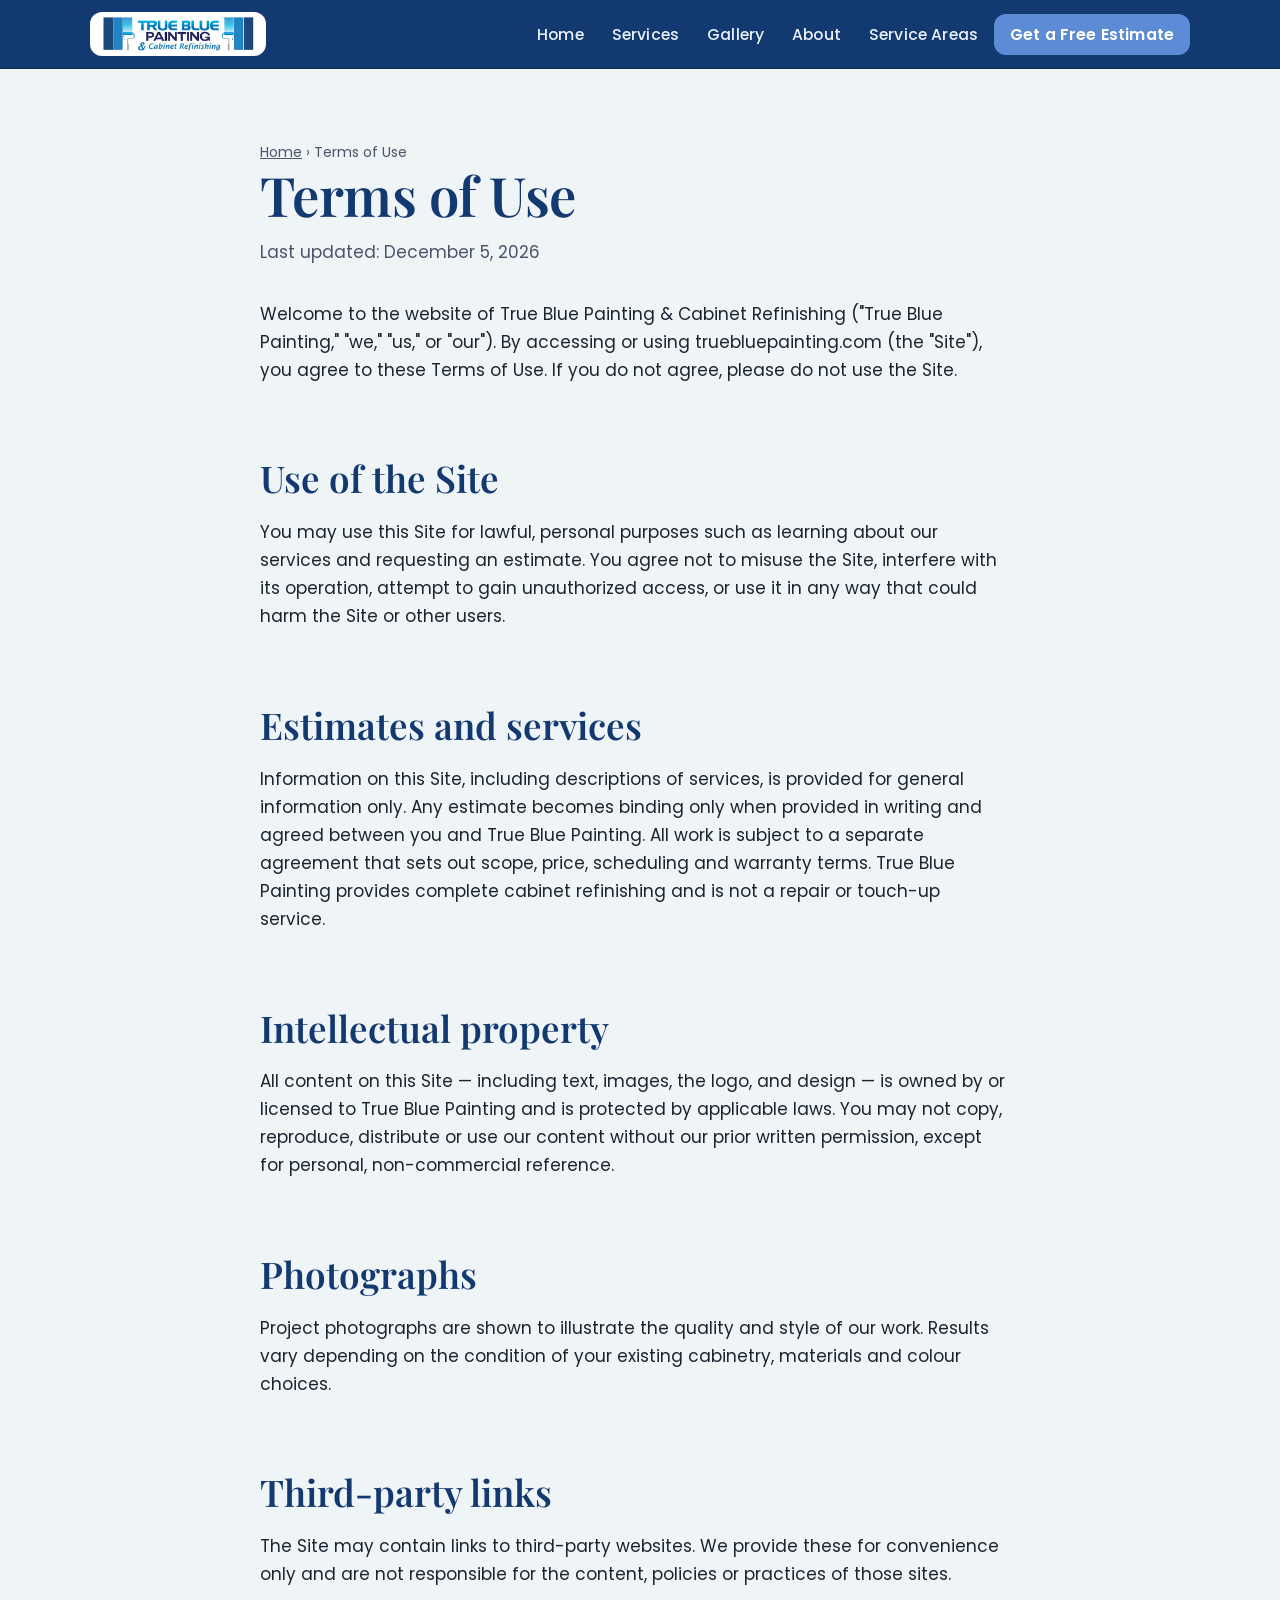
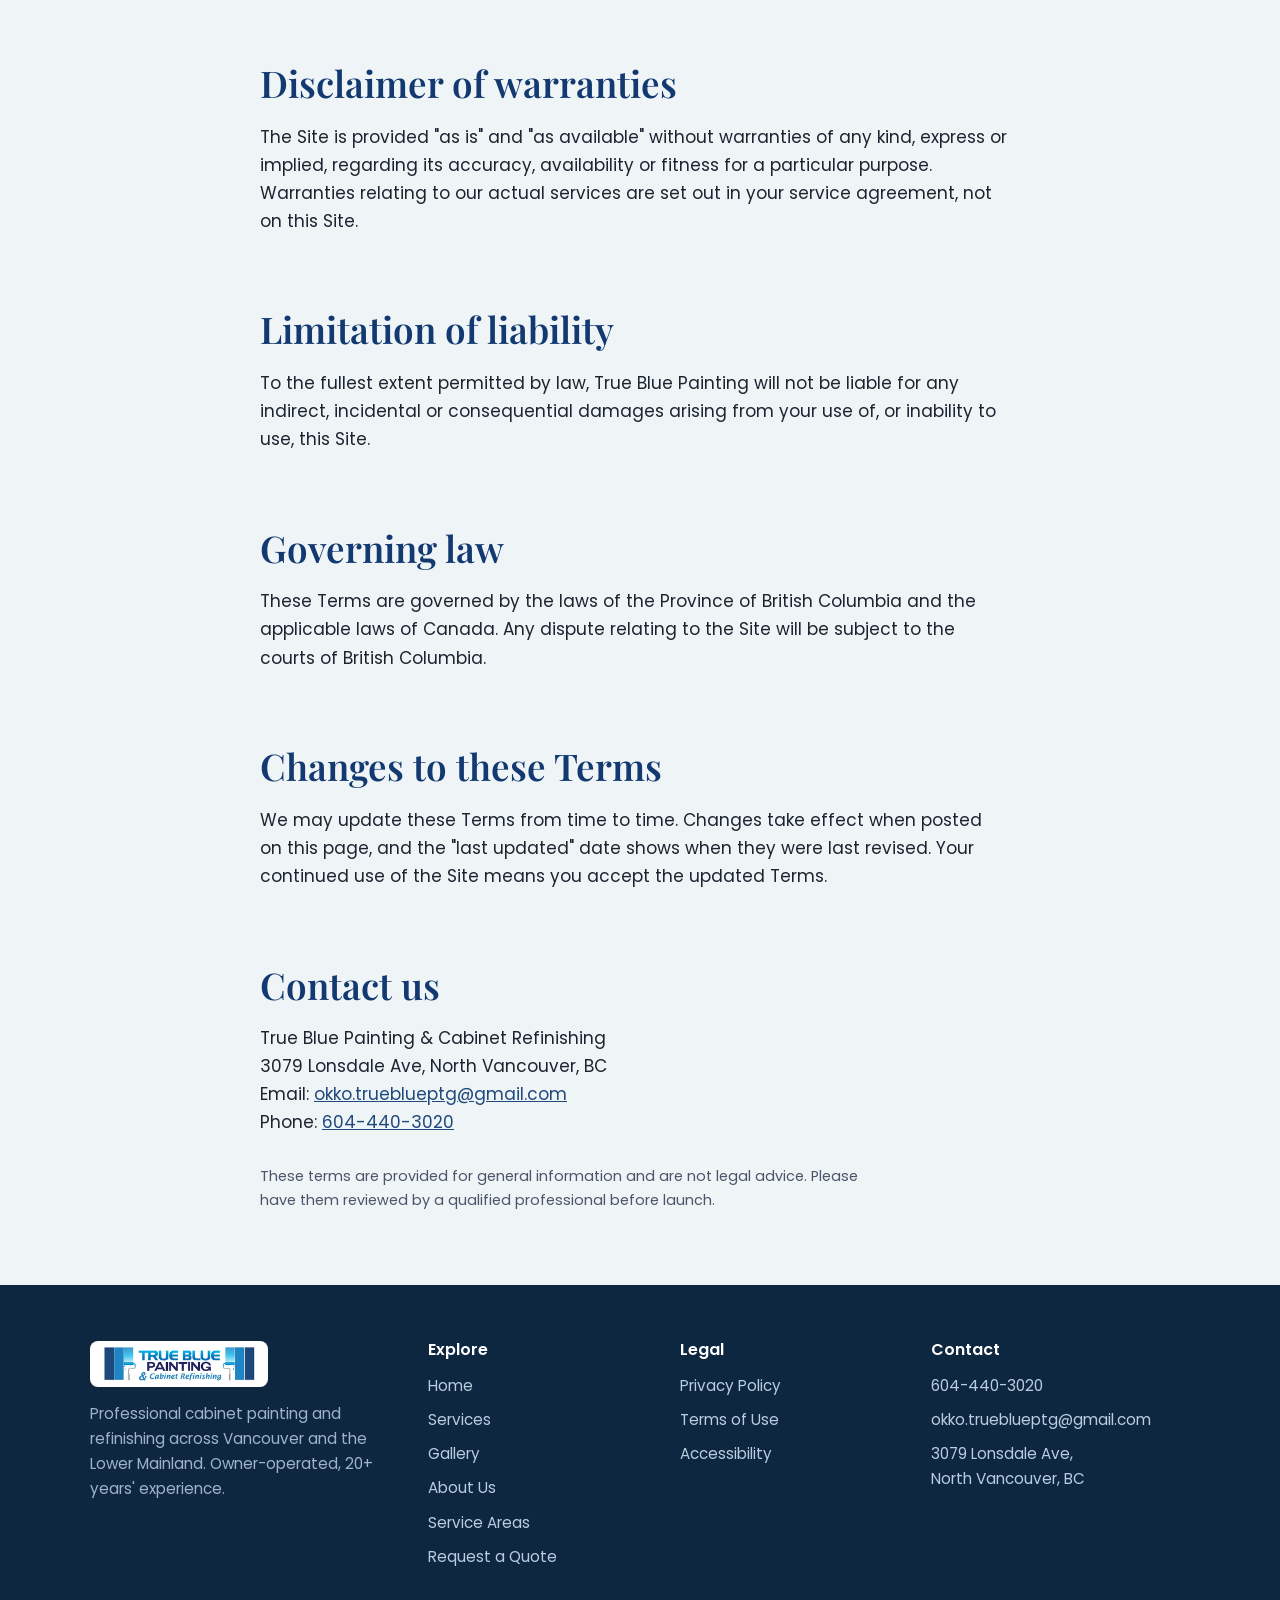
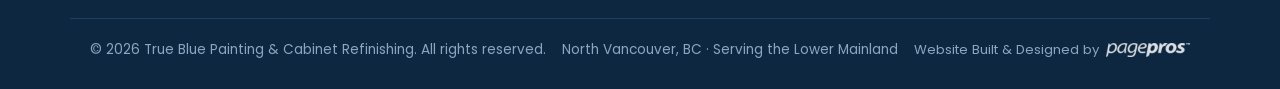
<file: terms-of-use.html>
<!DOCTYPE html>
<html lang="en">
<head>
<meta charset="UTF-8">
<meta name="viewport" content="width=device-width, initial-scale=1, viewport-fit=cover">
<meta name="theme-color" content="#0e2740">
<title>Terms of Use | True Blue Painting</title>
<meta name="description" content="The terms that govern your use of the True Blue Painting & Cabinet Refinishing website.">
<link rel="canonical" href="https://truebluepainting.com/terms-of-use.html">
<meta name="robots" content="index,follow">
<link rel="icon" type="image/png" sizes="48x48" href="assets/favicon-48.png">
<link rel="icon" type="image/png" sizes="512x512" href="assets/favicon-512.png">
<link rel="apple-touch-icon" href="assets/apple-touch-icon.png">
<link rel="preconnect" href="https://fonts.googleapis.com"><link rel="preconnect" href="https://fonts.gstatic.com" crossorigin>
<link href="https://fonts.googleapis.com/css2?family=Playfair+Display:wght@500;600;700&family=Poppins:wght@300;400;500;600;700&display=swap" rel="stylesheet">
<link rel="stylesheet" href="assets/style.css?v=1794599204">
</head>
<body>
<a class="skip" href="#main">Skip to main content</a>
<header class="site-header">
  <nav class="nav" aria-label="Primary">
    <a class="brand" href="index.html"><img class="logo" src="assets/img/logo-full.webp" alt="True Blue Painting and Cabinet Refinishing"></a>
    <button class="nav-toggle" aria-expanded="false" aria-controls="nav-links" aria-label="Open menu"><span></span><span></span><span></span></button>
    <ul class="nav-links" id="nav-links">
      <li><a href="index.html">Home</a></li>
      <li><a href="services.html">Services</a></li>
      <li><a href="gallery.html">Gallery</a></li>
      <li><a href="about.html">About</a></li>
      <li><a href="service-areas.html">Service Areas</a></li>
      <li><a class="nav-cta" href="quote.html">Get a Free Estimate</a></li>
    </ul>
  </nav>
</header>
<main id="main" tabindex="-1">
<article class="legal">
  <div class="breadcrumb"><a href="index.html">Home</a> › Terms of Use</div>
  <h1>Terms of Use</h1>
  <p class="updated">Last updated: <span id="updated"></span></p>

  <p>Welcome to the website of True Blue Painting &amp; Cabinet Refinishing ("True Blue Painting," "we," "us," or "our"). By accessing or using truebluepainting.com (the "Site"), you agree to these Terms of Use. If you do not agree, please do not use the Site.</p>

  <h2>Use of the Site</h2>
  <p>You may use this Site for lawful, personal purposes such as learning about our services and requesting an estimate. You agree not to misuse the Site, interfere with its operation, attempt to gain unauthorized access, or use it in any way that could harm the Site or other users.</p>

  <h2>Estimates and services</h2>
  <p>Information on this Site, including descriptions of services, is provided for general information only. Any estimate becomes binding only when provided in writing and agreed between you and True Blue Painting. All work is subject to a separate agreement that sets out scope, price, scheduling and warranty terms. True Blue Painting provides complete cabinet refinishing and is not a repair or touch-up service.</p>

  <h2>Intellectual property</h2>
  <p>All content on this Site — including text, images, the logo, and design — is owned by or licensed to True Blue Painting and is protected by applicable laws. You may not copy, reproduce, distribute or use our content without our prior written permission, except for personal, non-commercial reference.</p>

  <h2>Photographs</h2>
  <p>Project photographs are shown to illustrate the quality and style of our work. Results vary depending on the condition of your existing cabinetry, materials and colour choices.</p>

  <h2>Third-party links</h2>
  <p>The Site may contain links to third-party websites. We provide these for convenience only and are not responsible for the content, policies or practices of those sites.</p>

  <h2>Disclaimer of warranties</h2>
  <p>The Site is provided "as is" and "as available" without warranties of any kind, express or implied, regarding its accuracy, availability or fitness for a particular purpose. Warranties relating to our actual services are set out in your service agreement, not on this Site.</p>

  <h2>Limitation of liability</h2>
  <p>To the fullest extent permitted by law, True Blue Painting will not be liable for any indirect, incidental or consequential damages arising from your use of, or inability to use, this Site.</p>

  <h2>Governing law</h2>
  <p>These Terms are governed by the laws of the Province of British Columbia and the applicable laws of Canada. Any dispute relating to the Site will be subject to the courts of British Columbia.</p>

  <h2>Changes to these Terms</h2>
  <p>We may update these Terms from time to time. Changes take effect when posted on this page, and the "last updated" date shows when they were last revised. Your continued use of the Site means you accept the updated Terms.</p>

  <h2>Contact us</h2>
  <p>
    True Blue Painting &amp; Cabinet Refinishing<br>
    3079 Lonsdale Ave, North Vancouver, BC<br>
    Email: <a href="mailto:okko.trueblueptg@gmail.com">okko.trueblueptg@gmail.com</a><br>
    Phone: <a href="tel:+16044403020">604-440-3020</a>
  </p>
  <p style="font-size:.9rem;color:var(--ink-soft);margin-top:2em">These terms are provided for general information and are not legal advice. Please have them reviewed by a qualified professional before launch.</p>
</article>
</main>

<footer class="site-footer">
  <div class="wrap footer-grid">
    <div>
      <a class="brand" href="index.html" style="color:#fff"><img class="logo" src="assets/img/logo-full.webp" alt="True Blue Painting and Cabinet Refinishing" style="height:46px;width:auto;background:#fff;padding:6px 10px;border-radius:8px"></a>
      <p style="margin-top:14px;color:#9fb3c8">Professional cabinet painting and refinishing across Vancouver and the Lower Mainland. Owner-operated, 20+ years' experience.</p>
    </div>
    <div><h4>Explore</h4><ul><li><a href="index.html">Home</a></li><li><a href="services.html">Services</a></li><li><a href="gallery.html">Gallery</a></li><li><a href="about.html">About Us</a></li><li><a href="service-areas.html">Service Areas</a></li><li><a href="quote.html">Request a Quote</a></li></ul></div>
    <div><h4>Legal</h4><ul><li><a href="privacy-policy.html">Privacy Policy</a></li><li><a href="terms-of-use.html">Terms of Use</a></li><li><a href="accessibility.html">Accessibility</a></li></ul></div>
    <div><h4>Contact</h4><ul><li><a href="tel:+16044403020">604-440-3020</a></li><li><a href="mailto:okko.trueblueptg@gmail.com">okko.trueblueptg@gmail.com</a></li><li>3079 Lonsdale Ave,<br>North Vancouver, BC</li></ul></div>
  </div>
  <div class="wrap footer-bottom"><span>© <span id="year">2025</span> True Blue Painting &amp; Cabinet Refinishing. All rights reserved.</span><span>North Vancouver, BC · Serving the Lower Mainland</span><a class="pagepros-credit" href="https://pagepros.io/" target="_blank" rel="noopener">Website Built &amp; Designed by <img src="assets/img/pagepros-logo.png" alt="Page Pros"></a></div>
</footer>
<script>document.getElementById('year').textContent=new Date().getFullYear();document.getElementById('updated').textContent=new Date().toLocaleDateString('en-CA',{year:'numeric',month:'long',day:'numeric'});</script>
<script src="assets/script.js?v=1794599204"></script>
</body>
</html>
</file>
<file: assets/style.css>
/* ===== True Blue Painting & Cabinet Refinishing — shared styles ===== */
:root{
  --blue-deep:#133971;   /* logo "PAINTING" navy */
  --blue:#2c91cb;        /* logo mid blue (accents, borders) */
  --blue-btn:#5e8bd5;    /* button colour (requested swatch) */
  --blue-dark:#20497c;   /* logo deep blue */
  --sky:#5cb2d7;         /* logo bright highlight */
  --paper:#eff4f7;       /* logo pale blue-white */
  --white:#ffffff;
  --ink:#1c2430;
  --ink-soft:#4a556a;
  --border:#d8e3ee;
  --wood:#5cb2d7;        /* accent now logo sky blue */
  --ok:#1f7a4d;
  --maxw:1140px;
  --header-h:72px;
  --radius:18px;      /* cards, forms, images (medium) */
  --radius-sm:12px;   /* buttons, inputs, nav items, chips (small) */
  --radius-lg:24px;   /* hero image, feature blocks (large) */
  --shadow:0 6px 24px rgba(18,48,79,.10);
  --font-head:"Playfair Display",Georgia,"Times New Roman",serif;
  --font-body:"Poppins",system-ui,-apple-system,Segoe UI,Roboto,Helvetica,Arial,sans-serif;
}
*{box-sizing:border-box}
html{scroll-behavior:smooth}
@media (prefers-reduced-motion:reduce){html{scroll-behavior:auto}*{animation-duration:.001ms!important;transition-duration:.001ms!important}}
html,body{overflow-x:hidden;max-width:100%}
/* Dark page backdrop so overscroll at the bottom shows the footer blue (not a light gap) */
html{background:#0e2740}
body{
  margin:0;font-family:var(--font-body);color:var(--ink);
  background:var(--paper);line-height:1.65;font-size:17px;-webkit-font-smoothing:antialiased;
}
/* Long words/URLs/emails never force horizontal scroll */
p,li,a,span,h1,h2,h3,h4,figcaption,label,td,th{overflow-wrap:break-word}
h1,h2,h3,h4{font-family:var(--font-head);color:var(--blue-deep);line-height:1.15;font-weight:600;margin:0 0 .5em}
h1{font-size:clamp(2.1rem,5vw,3.4rem);letter-spacing:-.01em}
h2{font-size:clamp(1.6rem,3.4vw,2.3rem)}
h3{font-size:1.25rem}
p{margin:0 0 1rem;max-width:68ch}
a{color:var(--blue-dark)}
img{max-width:100%;height:auto;display:block}
.wrap{max-width:var(--maxw);margin:0 auto;padding:0 20px}
.sr-only{position:absolute;width:1px;height:1px;padding:0;margin:-1px;overflow:hidden;clip:rect(0,0,0,0);border:0}

/* Skip link */
.skip{position:absolute;left:8px;top:-48px;background:var(--blue-deep);color:#fff;padding:10px 16px;border-radius:var(--radius-sm);z-index:200;transition:top .15s}
.skip:focus{top:8px}

/* Focus visibility */
a:focus-visible,button:focus-visible,input:focus-visible,textarea:focus-visible,select:focus-visible,[tabindex]:focus-visible{
  outline:3px solid var(--blue-deep);outline-offset:2px;border-radius:8px;
  box-shadow:0 0 0 5px rgba(92,178,215,.45)
}
/* On dark bands, use a light focus ring so it stays visible */
.band a:focus-visible,.band button:focus-visible,.site-footer a:focus-visible{
  outline-color:#fff;box-shadow:0 0 0 5px rgba(92,178,215,.6)
}

/* ===== Header ===== */
/* Default (non-hero pages): solid sticky bar at top */
.site-header{position:sticky;top:0;left:0;right:0;z-index:100;background:var(--blue-deep);border-bottom:1px solid #0e2b52}
body:not(.has-hero) main{padding-top:0}

/* Hero pages: bar sits at the BOTTOM of the hero (solid blue, full width) */
body.has-hero .site-header{position:absolute;top:var(--hero-bar-top,calc(100svh - var(--header-h)));bottom:auto;background:var(--blue-deep);border-bottom:none;border-top:1px solid #0e2b52;box-shadow:0 -2px 16px rgba(0,0,0,.18)}
/* Once scrolled past the hero, JS adds .stuck -> fixed solid bar at top */
body.has-hero .site-header.stuck{position:fixed;top:0;bottom:auto;border-top:none;border-bottom:1px solid #0e2b52;box-shadow:0 2px 16px rgba(0,0,0,.18);animation:headerDrop .3s ease}
@keyframes headerDrop{from{transform:translateY(-100%)}to{transform:translateY(0)}}
@media (prefers-reduced-motion:reduce){body.has-hero .site-header.stuck{animation:none}}
.nav{display:flex;align-items:center;justify-content:space-between;gap:16px;padding:12px 20px;max-width:var(--maxw);margin:0 auto}
.brand{display:flex;align-items:center;gap:12px;text-decoration:none;color:var(--blue-deep);font-family:var(--font-head);font-weight:600;font-size:1.15rem;line-height:1.1}
.brand .logo{height:44px;width:auto;flex:0 0 auto;background:#fff;padding:5px 9px;border-radius:var(--radius-sm)}
@media (max-width:520px){.brand .logo{height:36px}}
.brand .brand-text{display:none}
.nav-links{display:flex;align-items:center;gap:4px;list-style:none;margin:0;padding:0}
.nav-links a{text-decoration:none;color:#eaf1f8;padding:9px 12px;border-radius:var(--radius-sm);font-weight:500;font-size:.98rem;letter-spacing:.01em}
.nav-links a:hover{background:rgba(255,255,255,.14);color:#fff}
.nav-links a[aria-current="page"]:not(.nav-cta){color:#fff;background:rgba(255,255,255,.18)}
.nav-cta[aria-current="page"]{color:#fff!important;background:var(--blue-btn)!important}
.nav-cta{background:var(--blue-btn);color:#fff!important;padding:10px 16px!important;border-radius:var(--radius-sm);font-weight:600!important}
.nav-cta:hover{background:var(--blue-dark)}
.nav-toggle{display:none;background:none;border:1px solid rgba(255,255,255,.4);border-radius:var(--radius-sm);padding:8px 10px;cursor:pointer}
.nav-toggle span{display:block;width:22px;height:2px;background:#fff;margin:4px 0}
@media (max-width:860px){
  .nav-toggle{display:block}
  /* Default: dropdown from the top (non-hero pages & stuck header) */
  .nav-links{position:fixed;inset:var(--header-h) 0 auto 0;flex-direction:column;align-items:stretch;background:var(--blue-deep);border-bottom:1px solid #0e2b52;padding:12px 20px;gap:2px;transform:translateY(-130%);transition:transform .25s,visibility .25s;visibility:hidden;box-shadow:var(--shadow)}
  .nav-links.open{transform:translateY(0);visibility:visible}
  .nav-cta{display:block;text-align:center;margin-top:6px}
  .nav-links a{padding:13px 12px;font-size:1.05rem}
  /* Hero pages before scroll: bar is at the bottom, so menu expands UPWARD */
  body.has-hero .site-header:not(.stuck) .nav-links{inset:auto 0 var(--header-h) 0;border-bottom:none;border-top:1px solid #0e2b52;transform:translateY(130%)}
  body.has-hero .site-header:not(.stuck) .nav-links.open{transform:translateY(0)}
}

/* ===== Buttons ===== */
.btn{display:inline-block;background:var(--blue-btn);color:#fff;text-decoration:none;font-weight:600;padding:14px 26px;border-radius:var(--radius-sm);border:none;cursor:pointer;font-size:1rem;transition:background .15s,transform .05s}
.btn:hover{background:var(--blue-dark)}
.btn:active{transform:translateY(1px)}
.btn-lg{padding:16px 32px;font-size:1.08rem}
.btn-ghost{background:transparent;color:var(--blue-deep);border:2px solid var(--blue-deep)}
.btn-ghost:hover{background:var(--blue-deep);color:#fff}
.btn-light{background:#fff;color:var(--blue-deep)}
.btn-light:hover{background:#eef2f6}

/* ===== Sections ===== */
section{padding:72px 0}
.section-tight{padding:52px 0}
.lead{font-size:1.2rem;color:var(--ink-soft);max-width:60ch}
.center{text-align:center}
.center p{margin-left:auto;margin-right:auto}
.eyebrow{color:var(--blue-dark);font-weight:700;font-size:.95rem;letter-spacing:.02em;margin:0 0 .4rem}

/* ===== Hero (full-screen, overlaid text) ===== */
.hero{
  position:relative;
  min-height:100vh;min-height:100svh;
  display:flex;align-items:center;justify-content:center;
  text-align:center;color:#fff;overflow:hidden;
  padding:40px 20px calc(var(--header-h) + 60px);   /* bottom room for the nav bar + scroll cue */
}
.hero-bg{position:absolute;inset:0;z-index:0;overflow:hidden}
.hero-bg img{width:100%;height:100%;object-fit:cover;transform:scale(1.08);animation:heroZoom 18s ease-out forwards}
@keyframes heroZoom{from{transform:scale(1.08)}to{transform:scale(1)}}
.hero-bg::after{content:"";position:absolute;inset:0;
  background:linear-gradient(to bottom,rgba(10,26,48,.42),rgba(10,26,48,.5) 55%,rgba(10,26,48,.68));}
.hero-inner{position:relative;z-index:1;max-width:680px;margin:0 auto}
/* Hero brand lockup — dominant name, mid-size sub, then tagline */
/* Hero stack: consistent vertical rhythm between every line */
.hero-inner>*{margin-top:0;margin-bottom:0}
.hero-inner>*+*{margin-top:1.1rem}
.hero-brand{text-shadow:0 2px 28px rgba(0,0,0,.45);line-height:1.04;display:flex;flex-direction:column;gap:.1em}
.hero-brand .brand-name{color:#fff;font-weight:700;font-size:clamp(2.9rem,8.5vw,6rem)}
.hero-brand .brand-sub{color:#fff;font-weight:500;font-style:italic;font-size:clamp(1.7rem,5vw,3.3rem)}
.hero-tagline{color:#cfe0f0;font-family:var(--font-body);font-weight:300;letter-spacing:.01em;font-size:clamp(1.1rem,2.8vw,1.7rem);text-shadow:0 1px 14px rgba(0,0,0,.4)}
.hero .lead{color:#eef4fa;max-width:48ch;margin-left:auto;margin-right:auto;text-shadow:0 1px 12px rgba(0,0,0,.35);font-size:1.12rem;font-weight:300}
.hero-ctas{display:flex;flex-wrap:wrap;gap:16px;justify-content:center}
/* Staggered reveal-on-load */
.reveal{opacity:0;transform:translateY(22px);animation:revealUp .9s cubic-bezier(.2,.65,.3,1) forwards;animation-delay:var(--d,0s)}
@keyframes revealUp{to{opacity:1;transform:translateY(0)}}
@media (prefers-reduced-motion:reduce){
  .hero-bg img{animation:none;transform:scale(1)}
  .reveal{opacity:1;transform:none;animation:none}
}
/* Scroll-down cue */
.hero-scroll{position:absolute;left:50%;bottom:calc(var(--header-h) + 20px);transform:translateX(-50%);z-index:1;
  color:#eef4fa;font-size:.82rem;letter-spacing:.12em;text-transform:uppercase;text-decoration:none;
  display:flex;flex-direction:column;align-items:center;gap:8px;opacity:.9}
.hero-scroll:hover{opacity:1;color:#fff}
.hero-scroll .chev{width:20px;height:20px;border-right:2px solid currentColor;border-bottom:2px solid currentColor;transform:rotate(45deg);animation:heroBounce 1.8s infinite}
@keyframes heroBounce{0%,100%{transform:rotate(45deg) translate(0,0)}50%{transform:rotate(45deg) translate(4px,4px)}}
@media (prefers-reduced-motion:reduce){.hero-scroll .chev{animation:none}}
/* Tablet tier: keep the desktop page layout, but bring the headline down to the phone's
   balanced proportion so it isn't oversized on tablet screens (portrait and landscape). */
@media (min-width:601px) and (max-width:1366px){
  .hero-brand .brand-name{font-size:clamp(3.2rem,5vw,4.6rem)}
  .hero-brand .brand-sub{font-size:clamp(1.9rem,3vw,2.7rem)}
  .hero-tagline{font-size:clamp(1.15rem,1.8vw,1.5rem)}
  .hero .lead{font-size:1.08rem}
}

@media (max-width:600px){
  /* PHONE: behaves exactly like the tablet — hero fills the screen with the nav bar at its
     bottom on load, and the bar sticks to the top once you scroll/tap Explore.
     (Header positioning is inherited from the shared body.has-hero rules, same as tablet.)
     Here we only tune the hero sizing to fit a phone. */
  .hero{min-height:100svh;flex-direction:column;padding-top:calc(var(--header-h) + 28px);padding-bottom:calc(var(--header-h) + 56px)}
  .hero-inner{width:100%}
  .hero-inner>*+*{margin-top:.9rem}
  .hero-brand .brand-name{font-size:clamp(2.3rem,10.5vw,3.2rem)}
  .hero-brand .brand-sub{font-size:clamp(1.3rem,6vw,1.9rem)}
  .hero-tagline{font-size:1rem}
  .hero .lead{font-size:.95rem;line-height:1.5;max-width:34ch}
  .hero-ctas{gap:10px;flex-direction:column;align-items:center}
  .hero-ctas .btn-lg{padding:12px 26px;font-size:.98rem;width:auto;min-width:210px}
  /* Scroll cue pinned above the bottom bar, like the tablet */
  .hero-scroll{position:absolute;left:50%;transform:translateX(-50%);bottom:calc(var(--header-h) + 18px);margin:0;width:auto}
  .hero-scroll .chev{width:16px;height:16px}
}

/* ===== Before/After slider ===== */
.ba{position:relative;width:100%;aspect-ratio:4/3;border-radius:var(--radius);overflow:hidden;box-shadow:var(--shadow);user-select:none;background:#dfe4ea}
.ba img{position:absolute;inset:0;width:100%;height:100%;object-fit:cover}
.ba .after-img{clip-path:inset(0 0 0 50%)}
.ba-label{position:absolute;bottom:12px;padding:5px 11px;border-radius:999px;font-size:.78rem;font-weight:700;letter-spacing:.03em;color:#fff;background:rgba(18,48,79,.82)}
.ba-label.before{left:12px}
.ba-label.after{right:12px;background:rgba(31,111,178,.9)}
.ba-range{position:absolute;inset:0;width:100%;height:100%;margin:0;opacity:0;cursor:ew-resize}
.ba-handle{position:absolute;top:0;bottom:0;left:50%;width:4px;background:#fff;transform:translateX(-50%);box-shadow:0 0 0 1px rgba(18,48,79,.25);pointer-events:none}
.ba-handle::after{content:"";position:absolute;top:50%;left:50%;width:40px;height:40px;transform:translate(-50%,-50%);background:#fff;border-radius:50%;box-shadow:var(--shadow);background-image:url("data:image/svg+xml,%3Csvg xmlns='http://www.w3.org/2000/svg' width='22' height='22' fill='none' stroke='%2312304f' stroke-width='2.2' stroke-linecap='round' stroke-linejoin='round'%3E%3Cpath d='M8 7l-4 4 4 4M14 7l4 4-4 4'/%3E%3C/svg%3E");background-repeat:no-repeat;background-position:center}

/* ===== Cards ===== */
.grid{display:grid;gap:24px}
.cols-2{grid-template-columns:repeat(2,1fr)}
.cols-3{grid-template-columns:repeat(3,1fr)}
.cols-4{grid-template-columns:repeat(4,1fr)}
@media (max-width:860px){.cols-3,.cols-4{grid-template-columns:1fr 1fr}}
@media (max-width:560px){.cols-2,.cols-3,.cols-4{grid-template-columns:1fr}}
.card{background:#fff;border:1px solid var(--border);border-radius:var(--radius);padding:28px;border-top:4px solid var(--blue)}
.card h3{margin-top:0}

/* ===== Steps (real sequence => numbering OK) ===== */
.steps{counter-reset:step;display:grid;gap:20px;grid-template-columns:repeat(4,1fr)}
@media (max-width:860px){.steps{grid-template-columns:1fr 1fr}}
@media (max-width:560px){.steps{grid-template-columns:1fr}}
.step{background:#fff;border:1px solid var(--border);border-radius:var(--radius);padding:24px 22px;position:relative}
.step::before{counter-increment:step;content:counter(step);display:inline-flex;align-items:center;justify-content:center;width:38px;height:38px;border-radius:50%;background:var(--blue-deep);color:#fff;font-family:var(--font-head);font-weight:600;margin-bottom:12px}
.step h3{font-size:1.1rem;margin:0 0 .3rem}
.step p{font-size:.96rem;margin:0;color:var(--ink-soft)}

/* ===== Band ===== */
.band{background:var(--blue-deep);color:#eaf1f8}
.band h2,.band h3{color:#fff}
.band p{color:#cdddec}
/* Step cards sit on the band but have white backgrounds — keep their text dark */
.band .step h3{color:var(--blue-deep)}
.band .step p{color:var(--ink-soft)}
.band-wood{background:linear-gradient(120deg,var(--blue-deep),var(--blue-dark))}

/* ===== Gallery ===== */
.gallery{display:grid;grid-template-columns:repeat(3,1fr);gap:20px;align-items:stretch}
@media (max-width:860px){.gallery{grid-template-columns:1fr 1fr}}
@media (max-width:560px){.gallery{grid-template-columns:1fr}}
.gallery figure{margin:0;border-radius:var(--radius);overflow:hidden;background:#fff;display:flex;flex-direction:column;box-shadow:0 4px 16px rgba(18,48,79,.07)}
.gallery figure img{width:100%;aspect-ratio:3/2;object-fit:cover;display:block}
.gallery figcaption{padding:14px 16px;font-size:.95rem;color:var(--blue-deep);font-weight:500}

/* ===== Reviews ===== */
.review{background:#fff;border:1px solid var(--border);border-radius:var(--radius);padding:26px}
.review .stars{color:#a06c00;letter-spacing:2px;margin-bottom:10px}
.review p{font-style:italic;color:var(--ink)}
.review cite{display:block;margin-top:12px;font-style:normal;font-weight:600;color:var(--blue-deep)}

/* ===== Areas list ===== */
.areas{columns:3;column-gap:28px}
@media (max-width:760px){.areas{columns:2}}
@media (max-width:460px){.areas{columns:1}}
.areas li{margin:0 0 8px;break-inside:avoid;list-style:none}
.areas a{text-decoration:none;color:var(--ink)}
.areas a:hover{color:var(--blue)}
.areas li::before{content:"›";color:var(--wood);font-weight:700;margin-right:8px}

/* ===== Forms ===== */
.form{background:#fff;border:1px solid var(--border);border-radius:var(--radius);padding:30px;box-shadow:var(--shadow)}
.field{margin-bottom:18px}
.field label{display:block;font-weight:600;margin-bottom:6px;color:var(--blue-deep)}
.field .req{color:#b3261e}
.field input,.field textarea,.field select{width:100%;padding:12px 14px;border:1px solid #c6ced8;border-radius:var(--radius-sm);font:inherit;background:#fff;color:var(--ink)}
.field input:focus,.field textarea:focus{border-color:var(--blue)}
.field textarea{min-height:130px;resize:vertical}
.field .hint{font-size:.85rem;color:var(--ink-soft);margin-top:4px}
fieldset{border:none;margin:0;padding:0}

/* ===== Contact strip ===== */
.contact-strip{display:grid;grid-template-columns:repeat(3,1fr);gap:18px}
@media (max-width:760px){.contact-strip{grid-template-columns:1fr}}
.contact-strip a,.contact-strip>div{display:flex;gap:14px;align-items:center;background:#fff;border:1px solid var(--border);border-radius:var(--radius);padding:18px;text-decoration:none;color:var(--ink);min-width:0}
.contact-strip a:hover{border-color:var(--blue)}
.contact-strip a>span:last-child,.contact-strip>div>span:last-child{min-width:0;overflow-wrap:anywhere}
.contact-strip b{display:block;color:var(--blue-deep)}

/* ===== Footer ===== */
.site-footer{background:#0e2740;color:#b9cde0;padding:56px 0 28px;font-size:.95rem}
.site-footer h4{color:#fff;font-family:var(--font-body);font-size:1rem;margin:0 0 14px}
.footer-grid{display:grid;grid-template-columns:1.4fr 1fr 1fr 1.2fr;gap:36px}
@media (max-width:760px){.footer-grid{grid-template-columns:1fr 1fr}}
@media (max-width:460px){.footer-grid{grid-template-columns:1fr}}
.site-footer a{color:#b9cde0;text-decoration:none}
.site-footer a:hover{color:#fff;text-decoration:underline}
.site-footer ul{list-style:none;margin:0;padding:0}
.site-footer li{margin-bottom:9px}
.footer-bottom{border-top:1px solid #1d3f60;margin-top:40px;padding-top:20px;display:flex;flex-wrap:wrap;justify-content:space-between;gap:12px;color:#8aa6c2;font-size:.85rem}
.footer-bottom a{color:#8aa6c2}

/* ===== Legal pages ===== */
.legal{max-width:800px;margin:0 auto;padding:56px 20px}
.legal h2{margin-top:2em}
.legal h1{margin-bottom:.2em}
.legal .updated{color:var(--ink-soft);margin-bottom:2em}
.legal ul{padding-left:1.2em}
.legal li{margin-bottom:.5em}

/* ===== Misc ===== */
.pill{display:inline-block;background:#dcebf6;color:var(--blue-deep);font-weight:600;font-size:.85rem;padding:5px 13px;border-radius:999px;margin-bottom:16px}
.divider{height:1px;background:var(--border);margin:0}
.two-col{display:grid;grid-template-columns:1fr 1fr;gap:48px;align-items:center}
.two-col>*{min-width:0}
@media (max-width:860px){.two-col{grid-template-columns:1fr;gap:28px}}
.checklist{list-style:none;padding:0;margin:0}
.checklist li{padding-left:28px;position:relative;margin-bottom:12px}
.checklist li::before{content:"";position:absolute;left:0;top:11px;width:14px;height:2px;background:var(--blue)}
.breadcrumb{font-size:.88rem;color:var(--ink-soft);padding:16px 0 0}
.breadcrumb a{color:var(--ink-soft)}

/* ===== Scroll-reveal for sections below the hero ===== */
.fade-in{opacity:0;transform:translateY(28px);transition:opacity .7s ease,transform .7s cubic-bezier(.2,.65,.3,1)}
.fade-in.in{opacity:1;transform:none}
.fade-in.d1{transition-delay:.08s}
.fade-in.d2{transition-delay:.16s}
.fade-in.d3{transition-delay:.24s}
@media (prefers-reduced-motion:reduce){.fade-in{opacity:1;transform:none;transition:none}}

/* ===== Open, boxless layouts (replacing repetitive cards) ===== */
/* Feature columns — no border, no box, just content + whitespace */
.features{display:grid;grid-template-columns:repeat(3,1fr);gap:48px}
@media (max-width:760px){.features{grid-template-columns:1fr;gap:36px}}
.feature{position:relative;padding-top:22px}
.feature::before{content:"";position:absolute;top:0;left:0;width:40px;height:3px;background:var(--blue);border-radius:2px}
.feature h3{margin:0 0 .5rem;font-size:1.3rem}
.feature p{margin:0;color:var(--ink-soft)}
.band .feature h3{color:#fff}
.band .feature p{color:#cdddec}
.band .feature::before{background:var(--sky)}

/* Process flow — big numbers, no boxes */
.flow{display:grid;grid-template-columns:repeat(4,1fr);gap:40px;margin-top:40px;counter-reset:fstep}
@media (max-width:760px){.flow{grid-template-columns:1fr 1fr;gap:32px}}
@media (max-width:460px){.flow{grid-template-columns:1fr}}
.flow-step{counter-increment:fstep}
.flow-step .n{font-family:var(--font-head);font-size:2.6rem;line-height:1;color:var(--sky);opacity:.9;margin-bottom:.4rem;display:block}
.flow-step h3{margin:0 0 .4rem;font-size:1.15rem;color:#fff}
.flow-step p{margin:0;font-size:.97rem;color:#cdddec}

/* Quotes — open testimonial style, no heavy box */
.quotes{display:grid;grid-template-columns:repeat(3,1fr);gap:40px;margin-top:36px}
@media (max-width:760px){.quotes{grid-template-columns:1fr;gap:32px}}
.quote{position:relative;padding-left:0}
.quote .stars{color:#ffce54;letter-spacing:3px;margin-bottom:12px;font-size:1.05rem}
.quote p{font-style:italic;font-size:1.08rem;line-height:1.6;color:#fff;margin:0 0 14px}
.quote cite{font-style:normal;font-weight:600;color:var(--sky)}

/* Plain contact rows — no boxes */
.contact-rows{display:flex;flex-direction:column;gap:2px;margin-top:20px}
.contact-rows a,.contact-rows div{display:block;padding:14px 0;border-bottom:1px solid var(--border);text-decoration:none;color:var(--ink)}
.contact-rows a:last-child,.contact-rows div:last-child{border-bottom:none}
.contact-rows b{display:block;color:var(--blue-deep);font-size:.85rem;text-transform:uppercase;letter-spacing:.06em;margin-bottom:3px}
.contact-rows a:hover b{color:var(--blue)}

/* Contact rows on dark bands */
.band .contact-rows a,.band .contact-rows div{color:#eaf1f8;border-bottom-color:rgba(255,255,255,.18)}
.band .contact-rows b{color:#fff}
.band .contact-rows a:hover b{color:var(--sky)}

/* ===== Page Pros footer credit ===== */
.pagepros-credit{display:inline-flex;align-items:center;gap:7px;color:#8aa6c2;font-size:.82rem;text-decoration:none;white-space:nowrap}
.pagepros-credit img{height:14px;width:auto;opacity:.85;transition:opacity .15s}
.pagepros-credit:hover{color:#cfe0f0}
.pagepros-credit:hover img{opacity:1}

/* ===== Lightbox (pop-out large view for gallery + video) ===== */
.gallery figure{cursor:zoom-in}

.ba .ba-range{cursor:ew-resize} /* slider handle keeps its own cursor */
.lightbox{position:fixed;inset:0;z-index:1000;display:none;align-items:center;justify-content:center;
  background:rgba(8,20,36,.92);backdrop-filter:blur(2px);padding:env(safe-area-inset-top,0) 20px env(safe-area-inset-bottom,0)}
.lightbox.open{display:flex}
.lightbox-inner{position:relative;max-width:min(1100px,94vw);max-height:90vh;width:100%;display:flex;flex-direction:column;align-items:center}
.lightbox-stage{width:100%;max-height:82vh;display:flex;align-items:center;justify-content:center}
.lightbox-stage img,.lightbox-stage video{max-width:100%;max-height:82vh;width:auto;height:auto;border-radius:var(--radius-sm);box-shadow:0 10px 50px rgba(0,0,0,.5)}
.lightbox-stage .ba{width:100%;max-width:1000px;aspect-ratio:4/3;max-height:82vh;cursor:default;box-shadow:0 10px 50px rgba(0,0,0,.5)}
.lightbox-cap{color:#eaf1f8;text-align:center;margin-top:14px;font-size:1rem;font-weight:500;min-height:1.2em}
.lightbox-close{position:absolute;top:-6px;right:-6px;width:44px;height:44px;border-radius:50%;border:none;cursor:pointer;
  background:#fff;color:var(--blue-deep);font-size:1.5rem;line-height:1;display:flex;align-items:center;justify-content:center;box-shadow:0 4px 16px rgba(0,0,0,.3)}
.lightbox-close:hover{background:#eef2f6}
/* Prev / next arrows */
.lightbox-nav{position:absolute;top:50%;transform:translateY(-50%);width:48px;height:48px;border-radius:50%;border:none;cursor:pointer;
  background:rgba(255,255,255,.9);color:var(--blue-deep);font-size:1.5rem;display:flex;align-items:center;justify-content:center;box-shadow:0 4px 16px rgba(0,0,0,.3);z-index:2}
.lightbox-nav:hover{background:#fff}
.lightbox-prev{left:-8px}
.lightbox-next{right:-8px}
@media (max-width:600px){
  .lightbox-nav{width:40px;height:40px;font-size:1.2rem}
  .lightbox-prev{left:2px}.lightbox-next{right:2px}
  .lightbox-close{top:-48px;right:0}
}
body.lightbox-locked{overflow:hidden}

/* Expand button overlay on the showcase video */
.video-expand{position:absolute;top:12px;right:12px;z-index:3;width:40px;height:40px;border-radius:10px;border:none;cursor:pointer;
  background:rgba(8,20,36,.7);color:#fff;font-size:1.1rem;display:flex;align-items:center;justify-content:center;transition:background .15s}
.video-expand:hover{background:rgba(8,20,36,.9)}

/* Expand button on before/after sliders */
.ba-expand{position:absolute;top:10px;right:10px;z-index:5;width:38px;height:38px;border-radius:10px;border:none;cursor:pointer;
  background:rgba(8,20,36,.7);color:#fff;font-size:1.05rem;display:flex;align-items:center;justify-content:center;transition:background .15s}
.ba-expand:hover{background:rgba(8,20,36,.9)}
</file>
